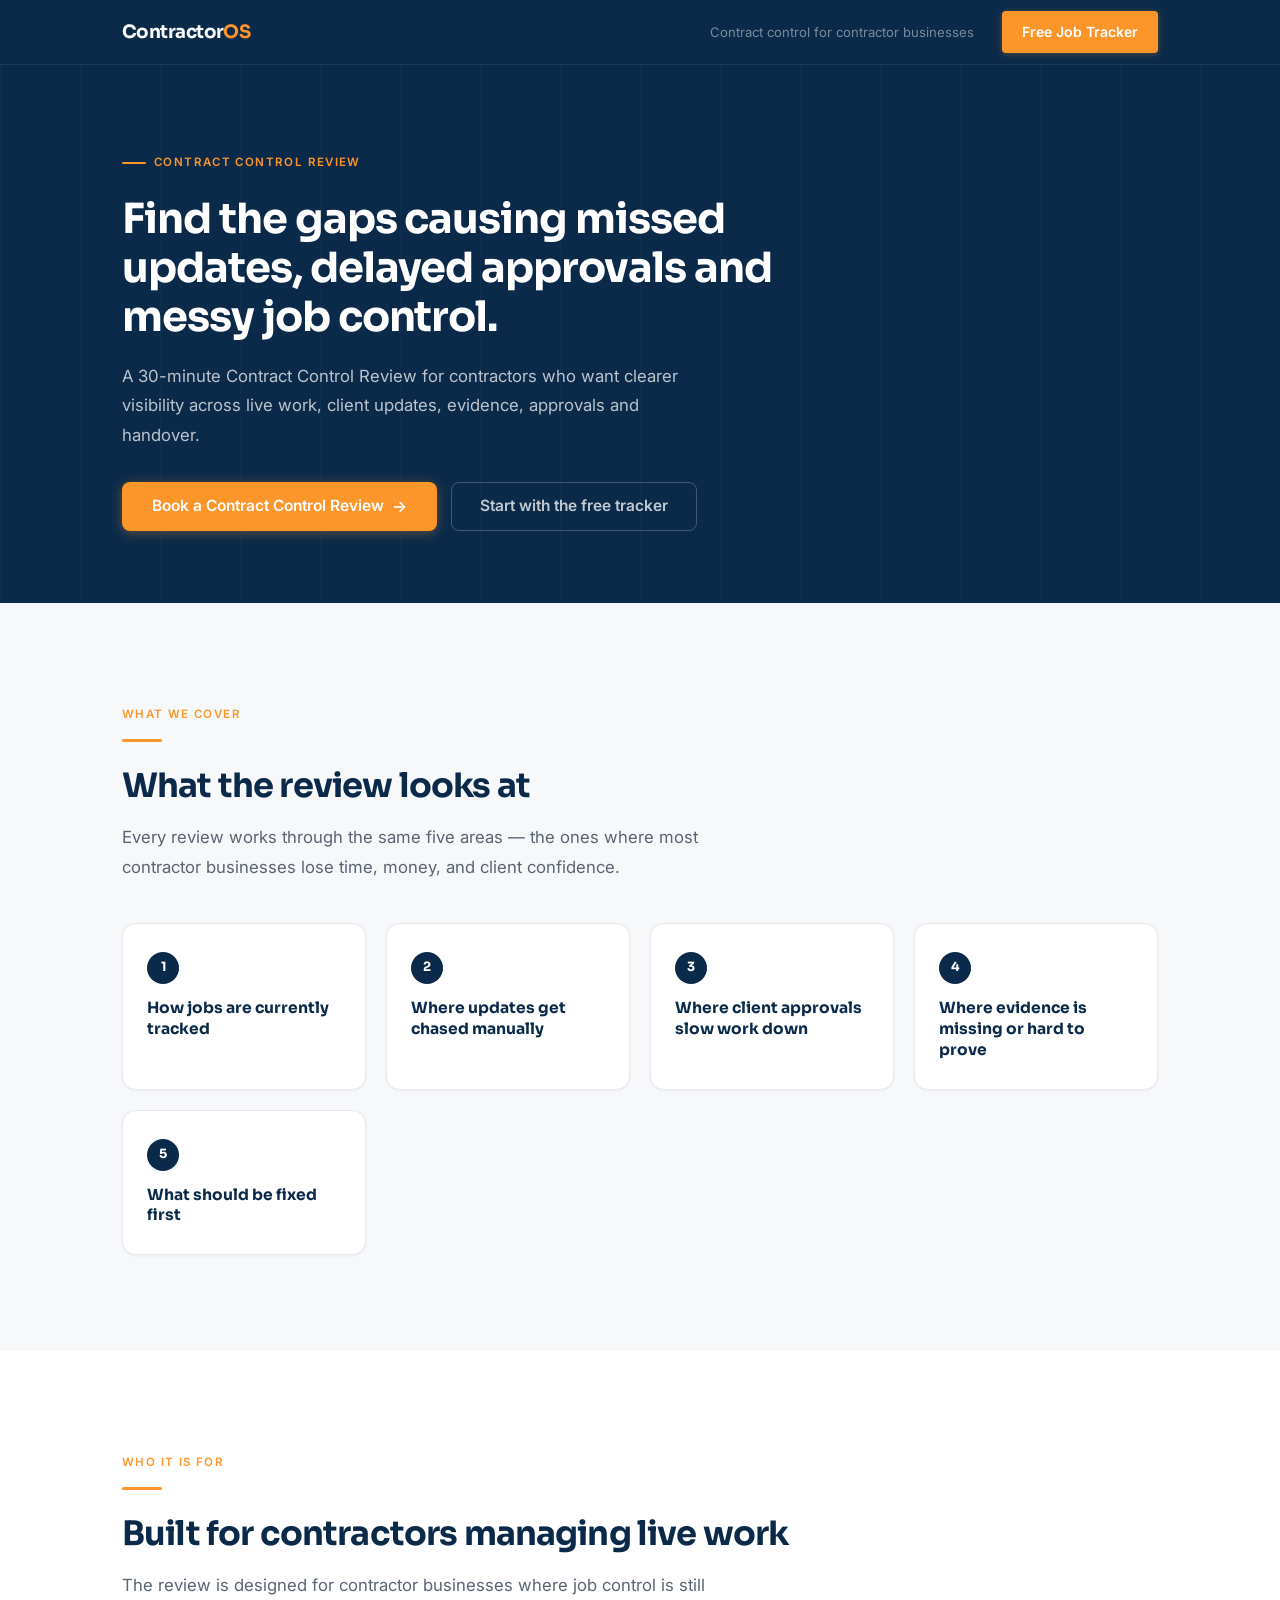
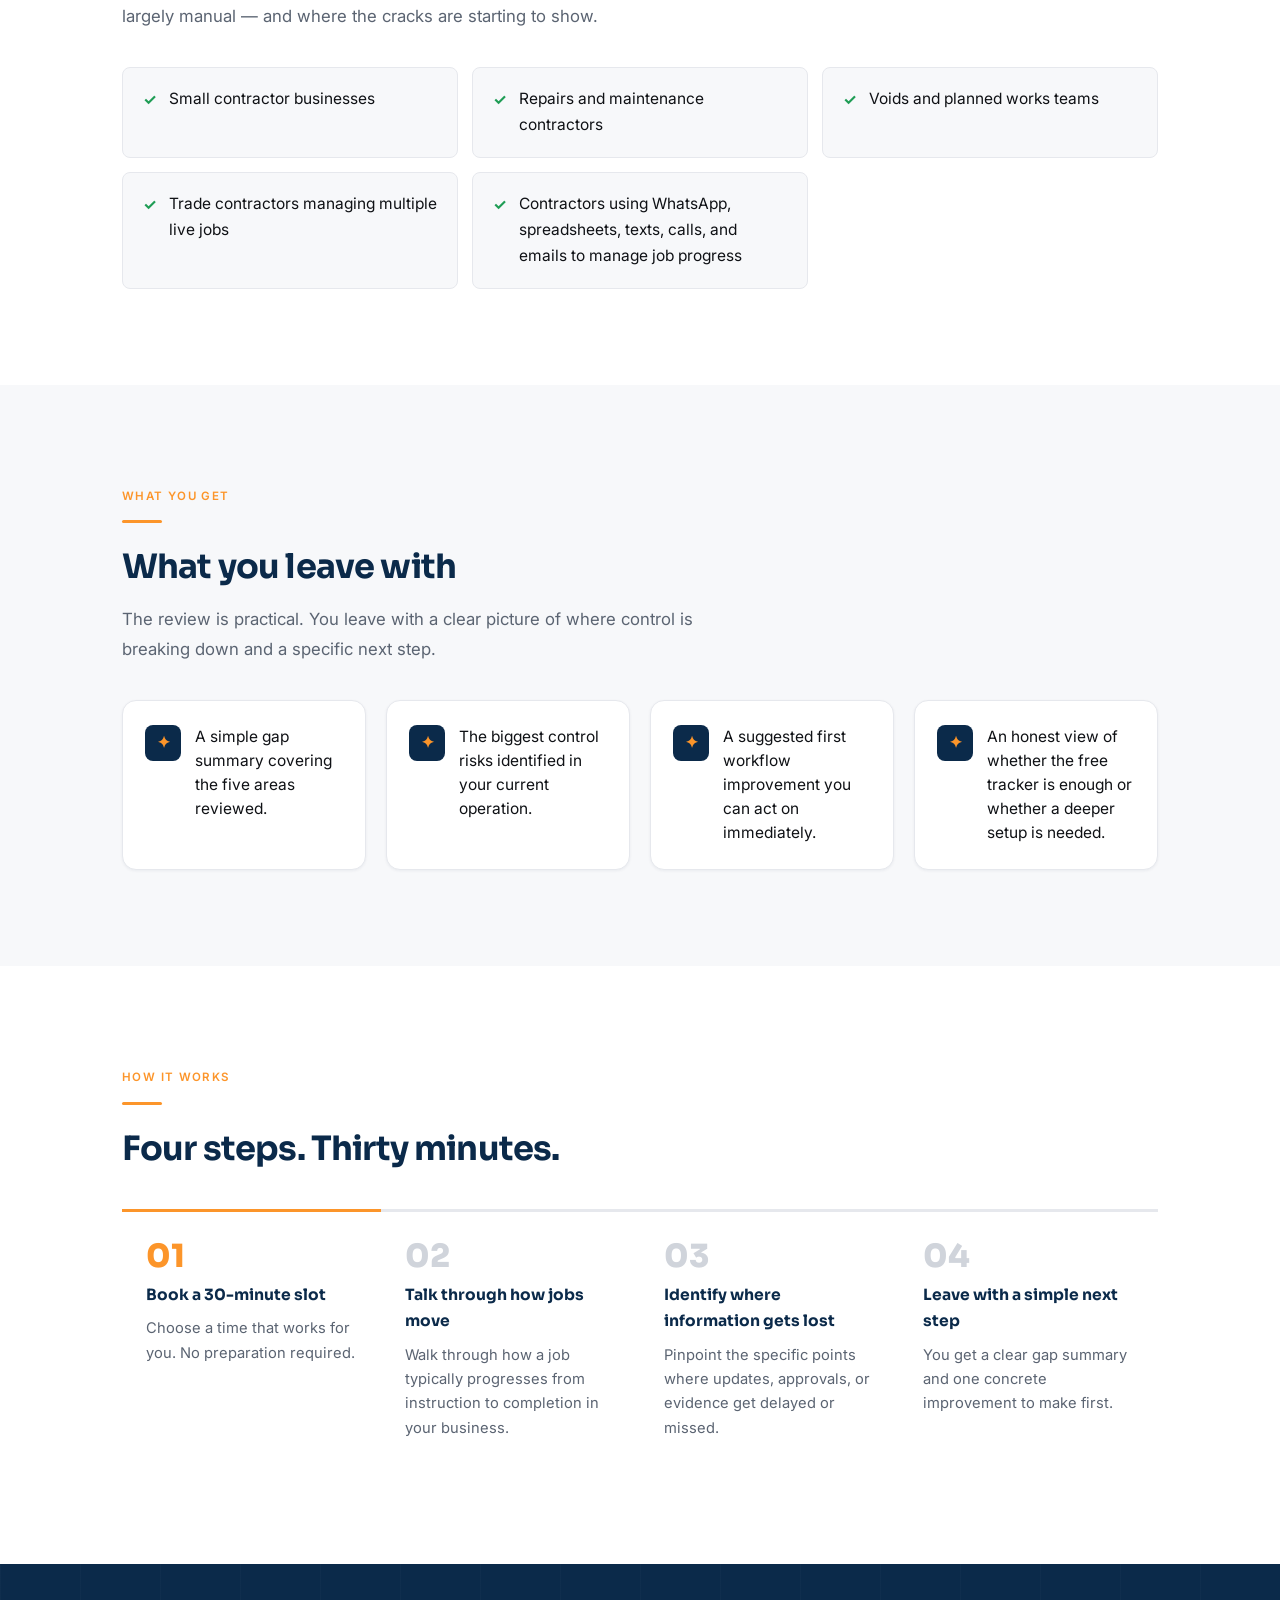
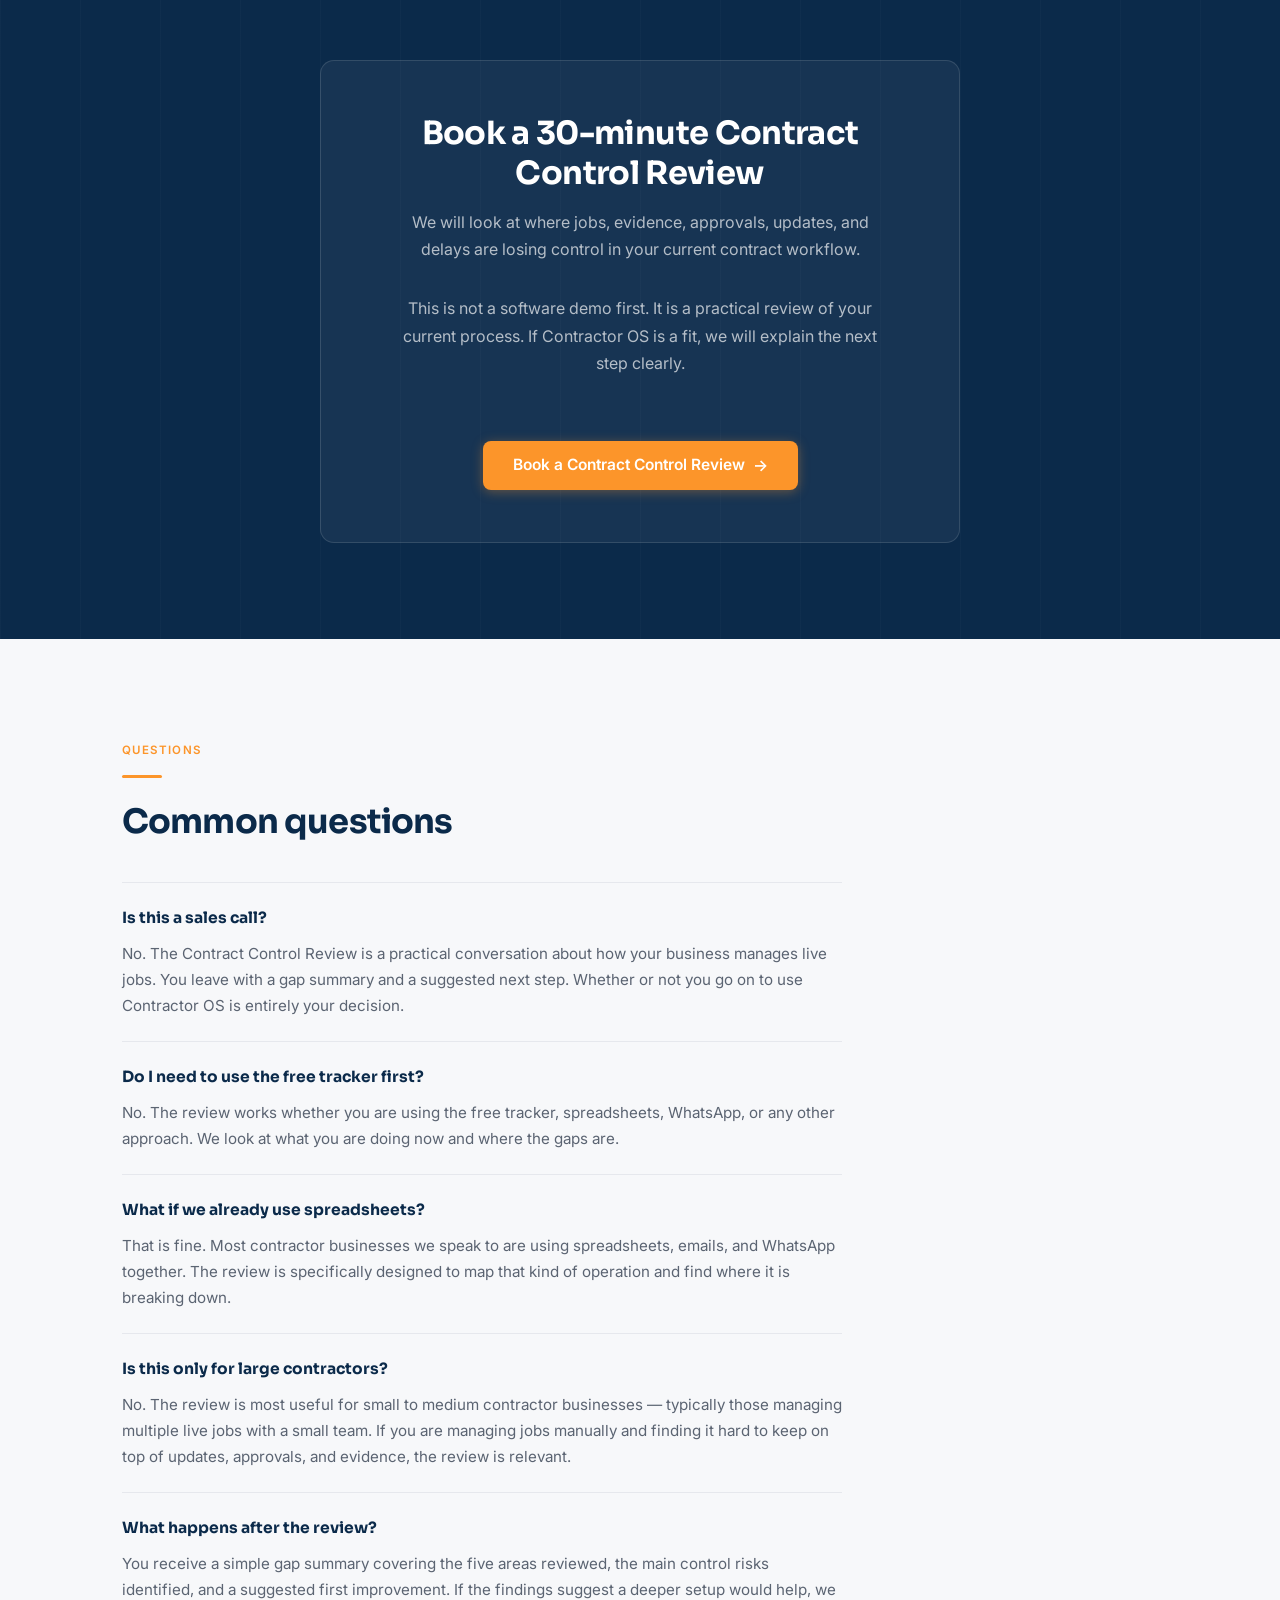
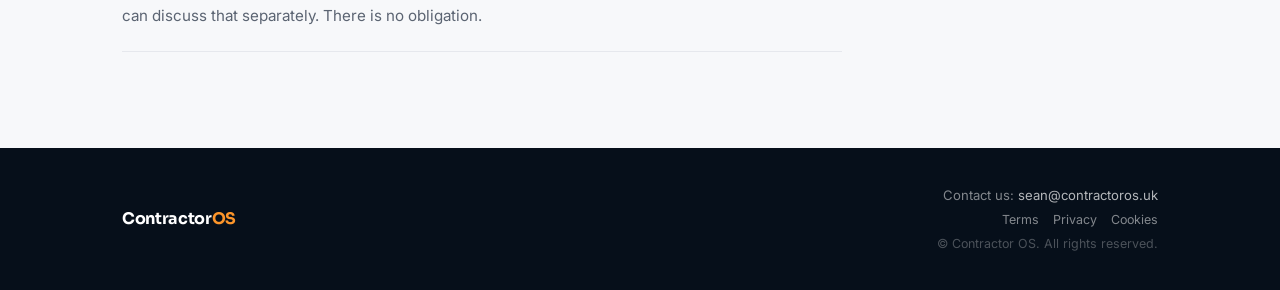
<file: contract-control-review.html>
<!DOCTYPE html>
<html lang="en-GB">
<head>
  <meta charset="UTF-8">
  <meta name="viewport" content="width=device-width, initial-scale=1.0">
  <title>Contract Control Review | Contractor OS</title>
  <meta name="description" content="A 30-minute Contract Control Review for contractors who want clearer visibility across live work, client updates, evidence, approvals and handover.">
  <link rel="icon" href="favicon.ico" sizes="any">
  <link rel="icon" type="image/png" href="favicon.png">
  <link rel="apple-touch-icon" href="apple-touch-icon.png">
  <link rel="preconnect" href="https://fonts.googleapis.com">
  <link rel="preconnect" href="https://fonts.gstatic.com" crossorigin>
  <link rel="stylesheet" href="styles.css">
  <style>
    /* ── CCR page-specific styles ─────────────────────────────── */

    /* Hero — navy background matching main site */
    .ccr-hero {
      background: var(--navy);
      padding: 80px 0 72px;
      position: relative;
      overflow: hidden;
    }

    .ccr-hero::before {
      content: '';
      position: absolute;
      inset: 0;
      background-image: repeating-linear-gradient(
        90deg,
        rgba(255,255,255,0.018) 0px,
        rgba(255,255,255,0.018) 1px,
        transparent 1px,
        transparent 80px
      );
      pointer-events: none;
    }

    .ccr-hero-inner {
      max-width: 720px;
      position: relative;
    }

    .ccr-hero h1 {
      font-family: var(--font-head);
      font-size: clamp(1.75rem, 3.6vw, 2.6rem);
      font-weight: 700;
      color: var(--white);
      line-height: 1.18;
      letter-spacing: -0.025em;
      margin-bottom: 20px;
    }

    .ccr-hero-sub {
      font-size: 1.05rem;
      color: rgba(255,255,255,0.72);
      line-height: 1.75;
      margin-bottom: 32px;
      max-width: 580px;
    }

    .ccr-hero-ctas {
      display: flex;
      flex-wrap: wrap;
      gap: 14px;
      align-items: center;
    }

    /* btn-secondary-light — white outline, for dark backgrounds */
    .btn-secondary-light {
      background: transparent;
      color: rgba(255,255,255,0.75);
      border: 1px solid rgba(255,255,255,0.22);
      padding: 14px 28px;
    }

    .btn-secondary-light:hover {
      background: rgba(255,255,255,0.06);
      color: var(--white);
      border-color: rgba(255,255,255,0.4);
    }

    /* ── What the review covers ───────────────────────────────── */
    .ccr-covers {
      background: var(--offwhite);
      padding: var(--section-gap) 0;
    }

    .ccr-covers-grid {
      display: grid;
      grid-template-columns: repeat(auto-fit, minmax(200px, 1fr));
      gap: 20px;
      margin-top: 40px;
    }

    .ccr-cover-card {
      background: var(--white);
      border: 1px solid var(--border);
      border-radius: var(--radius-lg);
      padding: 28px 24px;
      box-shadow: var(--shadow-xs);
    }

    .ccr-cover-num {
      display: inline-flex;
      align-items: center;
      justify-content: center;
      width: 32px;
      height: 32px;
      background: var(--navy);
      color: var(--white);
      font-family: var(--font-head);
      font-size: 0.8rem;
      font-weight: 700;
      border-radius: 50%;
      margin-bottom: 14px;
    }

    .ccr-cover-card h3 {
      font-family: var(--font-head);
      font-size: 0.97rem;
      font-weight: 700;
      color: var(--navy);
      line-height: 1.35;
    }

    /* ── Who it is for ────────────────────────────────────────── */
    .ccr-who {
      background: var(--white);
      padding: var(--section-gap) 0;
    }

    .ccr-who-list {
      list-style: none;
      margin-top: 36px;
      display: grid;
      grid-template-columns: repeat(auto-fit, minmax(280px, 1fr));
      gap: 14px;
    }

    .ccr-who-list li {
      display: flex;
      align-items: flex-start;
      gap: 12px;
      padding: 18px 20px;
      border: 1px solid var(--border);
      border-radius: var(--radius);
      font-size: 0.97rem;
      color: var(--text);
      background: var(--offwhite);
    }

    .ccr-who-list li::before {
      content: '✓';
      color: var(--green);
      font-weight: 700;
      flex-shrink: 0;
      margin-top: 1px;
    }

    /* ── What you get ─────────────────────────────────────────── */
    .ccr-outcomes {
      background: var(--offwhite);
      padding: var(--section-gap) 0;
    }

    .ccr-outcomes-list {
      list-style: none;
      margin-top: 36px;
      display: grid;
      grid-template-columns: repeat(auto-fit, minmax(240px, 1fr));
      gap: 20px;
    }

    .ccr-outcome-item {
      background: var(--white);
      border: 1px solid var(--border);
      border-radius: var(--radius-lg);
      padding: 24px 22px;
      box-shadow: var(--shadow-xs);
      display: flex;
      gap: 14px;
      align-items: flex-start;
    }

    .ccr-outcome-icon {
      width: 36px;
      height: 36px;
      border-radius: var(--radius);
      background: var(--navy);
      display: flex;
      align-items: center;
      justify-content: center;
      flex-shrink: 0;
      color: var(--orange);
      font-size: 1rem;
      font-weight: 700;
    }

    .ccr-outcome-item p {
      font-size: 0.97rem;
      color: var(--text);
      line-height: 1.55;
    }

    /* ── How it works ─────────────────────────────────────────── */
    .ccr-how {
      background: var(--white);
      padding: var(--section-gap) 0;
    }

    .ccr-steps {
      margin-top: 40px;
      display: grid;
      grid-template-columns: repeat(auto-fit, minmax(220px, 1fr));
      gap: 0;
      position: relative;
    }

    .ccr-step {
      padding: 28px 24px;
      border-top: 3px solid var(--border);
      position: relative;
    }

    .ccr-step:first-child { border-top-color: var(--orange); }

    .ccr-step-num {
      font-family: var(--font-head);
      font-size: 2rem;
      font-weight: 800;
      color: var(--border-dk);
      line-height: 1;
      margin-bottom: 10px;
    }

    .ccr-step:first-child .ccr-step-num { color: var(--orange); }

    .ccr-step h3 {
      font-family: var(--font-head);
      font-size: 0.97rem;
      font-weight: 700;
      color: var(--navy);
      margin-bottom: 8px;
    }

    .ccr-step p {
      font-size: 0.92rem;
      color: var(--muted);
      line-height: 1.65;
    }

    /* ── Booking card ─────────────────────────────────────────── */
    .ccr-booking {
      background: var(--navy);
      padding: var(--section-gap) 0;
      position: relative;
      overflow: hidden;
    }

    .ccr-booking::before {
      content: '';
      position: absolute;
      inset: 0;
      background-image: repeating-linear-gradient(
        90deg,
        rgba(255,255,255,0.018) 0px,
        rgba(255,255,255,0.018) 1px,
        transparent 1px,
        transparent 80px
      );
      pointer-events: none;
    }

    .ccr-booking-card {
      background: rgba(255,255,255,0.05);
      border: 1px solid rgba(255,255,255,0.12);
      border-radius: var(--radius-lg);
      padding: 52px 48px;
      max-width: 640px;
      margin: 0 auto;
      text-align: center;
      position: relative;
    }

    .ccr-booking-card h2 {
      font-family: var(--font-head);
      font-size: clamp(1.4rem, 2.8vw, 2rem);
      font-weight: 700;
      color: var(--white);
      margin-bottom: 16px;
      line-height: 1.25;
      letter-spacing: -0.02em;
    }

    .ccr-booking-card p {
      color: rgba(255,255,255,0.68);
      font-size: 1rem;
      line-height: 1.7;
      margin-bottom: 32px;
      max-width: 480px;
      margin-left: auto;
      margin-right: auto;
    }

    /* ── FAQ ──────────────────────────────────────────────────── */
    .ccr-faq {
      background: var(--offwhite);
      padding: var(--section-gap) 0;
    }

    .ccr-faq-list {
      margin-top: 40px;
      max-width: 720px;
      display: flex;
      flex-direction: column;
      gap: 0;
      border-top: 1px solid var(--border);
    }

    .ccr-faq-item {
      border-bottom: 1px solid var(--border);
      padding: 22px 0;
    }

    .ccr-faq-item h3 {
      font-family: var(--font-head);
      font-size: 0.97rem;
      font-weight: 700;
      color: var(--navy);
      margin-bottom: 10px;
    }

    .ccr-faq-item p {
      font-size: 0.95rem;
      color: var(--muted);
      line-height: 1.7;
    }

    /* ── Responsive ───────────────────────────────────────────── */
    @media (max-width: 640px) {
      .ccr-booking-card {
        padding: 36px 24px;
      }

      .ccr-hero-ctas {
        flex-direction: column;
        align-items: flex-start;
      }

      .ccr-hero-ctas .btn {
        width: 100%;
        justify-content: center;
      }
    }
  </style>
</head>
<body>

  <!-- ── Header ──────────────────────────────────────────────────────────── -->
  <header class="site-header" role="banner">
    <div class="container">
      <nav class="nav-inner" aria-label="Primary navigation">
        <a href="index.html" class="nav-logo" aria-label="Contractor OS home">
          Contractor<span>OS</span>
        </a>
        <div class="nav-right">
          <span class="nav-tagline">Contract control for contractor businesses</span>
          <a href="https://tracker.contractoros.uk/signup"
             class="nav-cta" aria-label="Get your free job tracker">
            Free Job Tracker
          </a>
        </div>
        <button class="nav-toggle" id="nav-toggle"
                aria-expanded="false" aria-controls="nav-mobile-cta"
                aria-label="Open navigation">
          <span></span><span></span><span></span>
        </button>
      </nav>
    </div>
    <div class="nav-mobile-cta" id="nav-mobile-cta" aria-hidden="true">
      <a href="https://tracker.contractoros.uk/signup"
         class="btn btn-primary" aria-label="Get your free job tracker">
        Get Your Free Job Tracker
      </a>
    </div>
  </header>


  <!-- ── Hero ────────────────────────────────────────────────────────────── -->
  <section class="ccr-hero" aria-labelledby="ccr-hero-heading">
    <div class="container">
      <div class="ccr-hero-inner">
        <span class="hero-eyebrow">Contract Control Review</span>
        <h1 id="ccr-hero-heading">
          Find the gaps causing missed updates, delayed approvals and messy job control.
        </h1>
        <p class="ccr-hero-sub">
          A 30-minute Contract Control Review for contractors who want clearer visibility across live work, client updates, evidence, approvals and handover.
        </p>
        <div class="ccr-hero-ctas">
          <a href="https://calendly.com/sean-contractoros/30min"
             target="_blank" rel="noopener noreferrer"
             class="btn btn-primary btn-arrow" aria-label="Book a Contract Control Review">
            Book a Contract Control Review
          </a>
          <a href="https://tracker.contractoros.uk/signup"
             class="btn btn-secondary-light" aria-label="Start with the free tracker">
            Start with the free tracker
          </a>
        </div>
      </div>
    </div>
  </section>


  <!-- ── What the review covers ──────────────────────────────────────────── -->
  <section class="ccr-covers" aria-labelledby="ccr-covers-heading">
    <div class="container">
      <p class="section-label">What We Cover</p>
      <div class="section-divider" aria-hidden="true"></div>
      <h2 class="section-title" id="ccr-covers-heading">What the review looks at</h2>
      <p class="section-body">
        Every review works through the same five areas — the ones where most contractor businesses lose time, money, and client confidence.
      </p>
      <div class="ccr-covers-grid">
        <div class="ccr-cover-card">
          <div class="ccr-cover-num">1</div>
          <h3>How jobs are currently tracked</h3>
        </div>
        <div class="ccr-cover-card">
          <div class="ccr-cover-num">2</div>
          <h3>Where updates get chased manually</h3>
        </div>
        <div class="ccr-cover-card">
          <div class="ccr-cover-num">3</div>
          <h3>Where client approvals slow work down</h3>
        </div>
        <div class="ccr-cover-card">
          <div class="ccr-cover-num">4</div>
          <h3>Where evidence is missing or hard to prove</h3>
        </div>
        <div class="ccr-cover-card">
          <div class="ccr-cover-num">5</div>
          <h3>What should be fixed first</h3>
        </div>
      </div>
    </div>
  </section>


  <!-- ── Who it is for ───────────────────────────────────────────────────── -->
  <section class="ccr-who" aria-labelledby="ccr-who-heading">
    <div class="container">
      <p class="section-label">Who It Is For</p>
      <div class="section-divider" aria-hidden="true"></div>
      <h2 class="section-title" id="ccr-who-heading">Built for contractors managing live work</h2>
      <p class="section-body">
        The review is designed for contractor businesses where job control is still largely manual — and where the cracks are starting to show.
      </p>
      <ul class="ccr-who-list" aria-label="Who the Contract Control Review is for">
        <li>Small contractor businesses</li>
        <li>Repairs and maintenance contractors</li>
        <li>Voids and planned works teams</li>
        <li>Trade contractors managing multiple live jobs</li>
        <li>Contractors using WhatsApp, spreadsheets, texts, calls, and emails to manage job progress</li>
      </ul>
    </div>
  </section>


  <!-- ── What you get ────────────────────────────────────────────────────── -->
  <section class="ccr-outcomes" aria-labelledby="ccr-outcomes-heading">
    <div class="container">
      <p class="section-label">What You Get</p>
      <div class="section-divider" aria-hidden="true"></div>
      <h2 class="section-title" id="ccr-outcomes-heading">What you leave with</h2>
      <p class="section-body">
        The review is practical. You leave with a clear picture of where control is breaking down and a specific next step.
      </p>
      <ul class="ccr-outcomes-list" aria-label="What you receive after the review">
        <li class="ccr-outcome-item">
          <div class="ccr-outcome-icon" aria-hidden="true">✦</div>
          <p>A simple gap summary covering the five areas reviewed.</p>
        </li>
        <li class="ccr-outcome-item">
          <div class="ccr-outcome-icon" aria-hidden="true">✦</div>
          <p>The biggest control risks identified in your current operation.</p>
        </li>
        <li class="ccr-outcome-item">
          <div class="ccr-outcome-icon" aria-hidden="true">✦</div>
          <p>A suggested first workflow improvement you can act on immediately.</p>
        </li>
        <li class="ccr-outcome-item">
          <div class="ccr-outcome-icon" aria-hidden="true">✦</div>
          <p>An honest view of whether the free tracker is enough or whether a deeper setup is needed.</p>
        </li>
      </ul>
    </div>
  </section>


  <!-- ── How it works ────────────────────────────────────────────────────── -->
  <section class="ccr-how" aria-labelledby="ccr-how-heading">
    <div class="container">
      <p class="section-label">How It Works</p>
      <div class="section-divider" aria-hidden="true"></div>
      <h2 class="section-title" id="ccr-how-heading">Four steps. Thirty minutes.</h2>
      <div class="ccr-steps" role="list">
        <div class="ccr-step" role="listitem">
          <div class="ccr-step-num">01</div>
          <h3>Book a 30-minute slot</h3>
          <p>Choose a time that works for you. No preparation required.</p>
        </div>
        <div class="ccr-step" role="listitem">
          <div class="ccr-step-num">02</div>
          <h3>Talk through how jobs move</h3>
          <p>Walk through how a job typically progresses from instruction to completion in your business.</p>
        </div>
        <div class="ccr-step" role="listitem">
          <div class="ccr-step-num">03</div>
          <h3>Identify where information gets lost</h3>
          <p>Pinpoint the specific points where updates, approvals, or evidence get delayed or missed.</p>
        </div>
        <div class="ccr-step" role="listitem">
          <div class="ccr-step-num">04</div>
          <h3>Leave with a simple next step</h3>
          <p>You get a clear gap summary and one concrete improvement to make first.</p>
        </div>
      </div>
    </div>
  </section>


  <!-- ── Booking area ────────────────────────────────────────────────────── -->
  <section class="ccr-booking" id="booking" aria-labelledby="ccr-booking-heading">
    <div class="container">
      <div class="ccr-booking-card">
        <h2 id="ccr-booking-heading">Book a 30-minute Contract Control Review</h2>
        <p>We will look at where jobs, evidence, approvals, updates, and delays are losing control in your current contract workflow.</p>
        <p style="margin-top: 14px;">This is not a software demo first. It is a practical review of your current process. If Contractor OS is a fit, we will explain the next step clearly.</p>
        <a href="https://calendly.com/sean-contractoros/30min"
           target="_blank" rel="noopener noreferrer"
           class="btn btn-primary btn-arrow" aria-label="Book a Contract Control Review"
           style="margin-top: 32px;">
          Book a Contract Control Review
        </a>
      </div>
    </div>
  </section>


  <!-- ── FAQ ─────────────────────────────────────────────────────────────── -->
  <section class="ccr-faq" aria-labelledby="ccr-faq-heading">
    <div class="container">
      <p class="section-label">Questions</p>
      <div class="section-divider" aria-hidden="true"></div>
      <h2 class="section-title" id="ccr-faq-heading">Common questions</h2>
      <div class="ccr-faq-list">
        <div class="ccr-faq-item">
          <h3>Is this a sales call?</h3>
          <p>No. The Contract Control Review is a practical conversation about how your business manages live jobs. You leave with a gap summary and a suggested next step. Whether or not you go on to use Contractor OS is entirely your decision.</p>
        </div>
        <div class="ccr-faq-item">
          <h3>Do I need to use the free tracker first?</h3>
          <p>No. The review works whether you are using the free tracker, spreadsheets, WhatsApp, or any other approach. We look at what you are doing now and where the gaps are.</p>
        </div>
        <div class="ccr-faq-item">
          <h3>What if we already use spreadsheets?</h3>
          <p>That is fine. Most contractor businesses we speak to are using spreadsheets, emails, and WhatsApp together. The review is specifically designed to map that kind of operation and find where it is breaking down.</p>
        </div>
        <div class="ccr-faq-item">
          <h3>Is this only for large contractors?</h3>
          <p>No. The review is most useful for small to medium contractor businesses — typically those managing multiple live jobs with a small team. If you are managing jobs manually and finding it hard to keep on top of updates, approvals, and evidence, the review is relevant.</p>
        </div>
        <div class="ccr-faq-item">
          <h3>What happens after the review?</h3>
          <p>You receive a simple gap summary covering the five areas reviewed, the main control risks identified, and a suggested first improvement. If the findings suggest a deeper setup would help, we can discuss that separately. There is no obligation.</p>
        </div>
      </div>
    </div>
  </section>


  <!-- ── Footer ────────────────────────────────────────────────────────────── -->
  <footer class="site-footer" role="contentinfo">
    <div class="container">
      <div class="footer-inner">
        <a href="index.html" class="footer-logo">Contractor<span>OS</span></a>
        <div class="footer-meta">
          <p class="footer-contact">Contact us: <a href="mailto:sean@contractoros.uk">sean@contractoros.uk</a></p>
          <nav class="footer-legal" aria-label="Legal links">
            <a href="terms.html">Terms</a>
            <a href="privacy.html">Privacy</a>
            <a href="cookies.html">Cookies</a>
          </nav>
          <span class="footer-copy">&copy; Contractor OS. All rights reserved.</span>
        </div>
      </div>
    </div>
  </footer>

  <script src="script.js"></script>
</body>
</html>
</file>
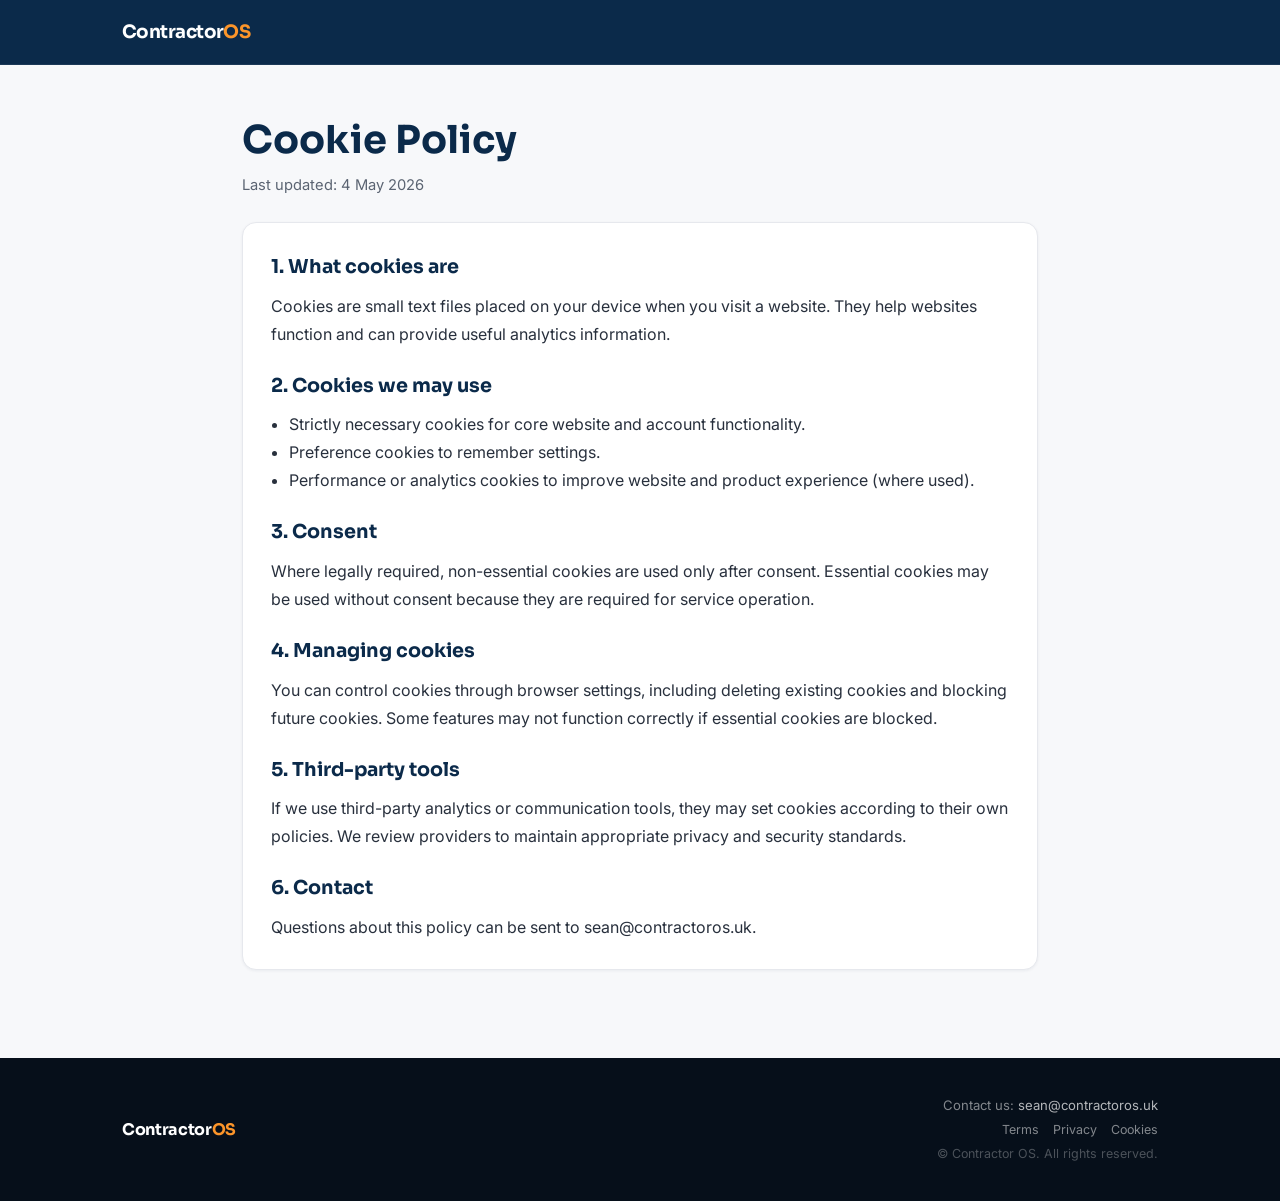
<file: cookies.html>
<!DOCTYPE html>
<html lang="en-GB">
<head>
  <meta charset="UTF-8">
  <meta name="viewport" content="width=device-width, initial-scale=1.0">
  <title>Cookie Policy | Contractor OS</title>
  <meta name="description" content="Cookie policy for Contractor OS website and free client visibility tracker.">
  <link rel="icon" href="favicon.ico" sizes="any">
  <link rel="icon" type="image/png" href="favicon.png">
  <link rel="apple-touch-icon" href="apple-touch-icon.png">
  <link rel="stylesheet" href="styles.css">
</head>
<body class="legal-page">

  <header class="site-header" role="banner">
    <div class="container">
      <nav class="nav-inner" aria-label="Primary navigation">
        <a href="index.html" class="nav-logo" aria-label="Contractor OS home">
          Contractor<span>OS</span>
        </a>
      </nav>
    </div>
  </header>

  <main class="legal-shell">
    <h1 class="legal-title">Cookie Policy</h1>
    <p class="legal-updated">Last updated: 4 May 2026</p>

    <section class="legal-card">
      <h2>1. What cookies are</h2>
      <p>Cookies are small text files placed on your device when you visit a website. They help websites function and can provide useful analytics information.</p>

      <h2>2. Cookies we may use</h2>
      <ul>
        <li>Strictly necessary cookies for core website and account functionality.</li>
        <li>Preference cookies to remember settings.</li>
        <li>Performance or analytics cookies to improve website and product experience (where used).</li>
      </ul>

      <h2>3. Consent</h2>
      <p>Where legally required, non-essential cookies are used only after consent. Essential cookies may be used without consent because they are required for service operation.</p>

      <h2>4. Managing cookies</h2>
      <p>You can control cookies through browser settings, including deleting existing cookies and blocking future cookies. Some features may not function correctly if essential cookies are blocked.</p>

      <h2>5. Third-party tools</h2>
      <p>If we use third-party analytics or communication tools, they may set cookies according to their own policies. We review providers to maintain appropriate privacy and security standards.</p>

      <h2>6. Contact</h2>
      <p>Questions about this policy can be sent to <a href="mailto:sean@contractoros.uk">sean@contractoros.uk</a>.</p>
    </section>
  </main>

  <footer class="site-footer" role="contentinfo">
    <div class="container">
      <div class="footer-inner">
        <a href="index.html" class="footer-logo">Contractor<span>OS</span></a>
        <div class="footer-meta">
          <p class="footer-contact">Contact us: <a href="mailto:sean@contractoros.uk">sean@contractoros.uk</a></p>
          <nav class="footer-legal" aria-label="Legal links">
            <a href="terms.html">Terms</a>
            <a href="privacy.html">Privacy</a>
            <a href="cookies.html">Cookies</a>
          </nav>
          <span class="footer-copy">&copy; Contractor OS. All rights reserved.</span>
        </div>
      </div>
    </div>
  </footer>

</body>
</html>
</file>
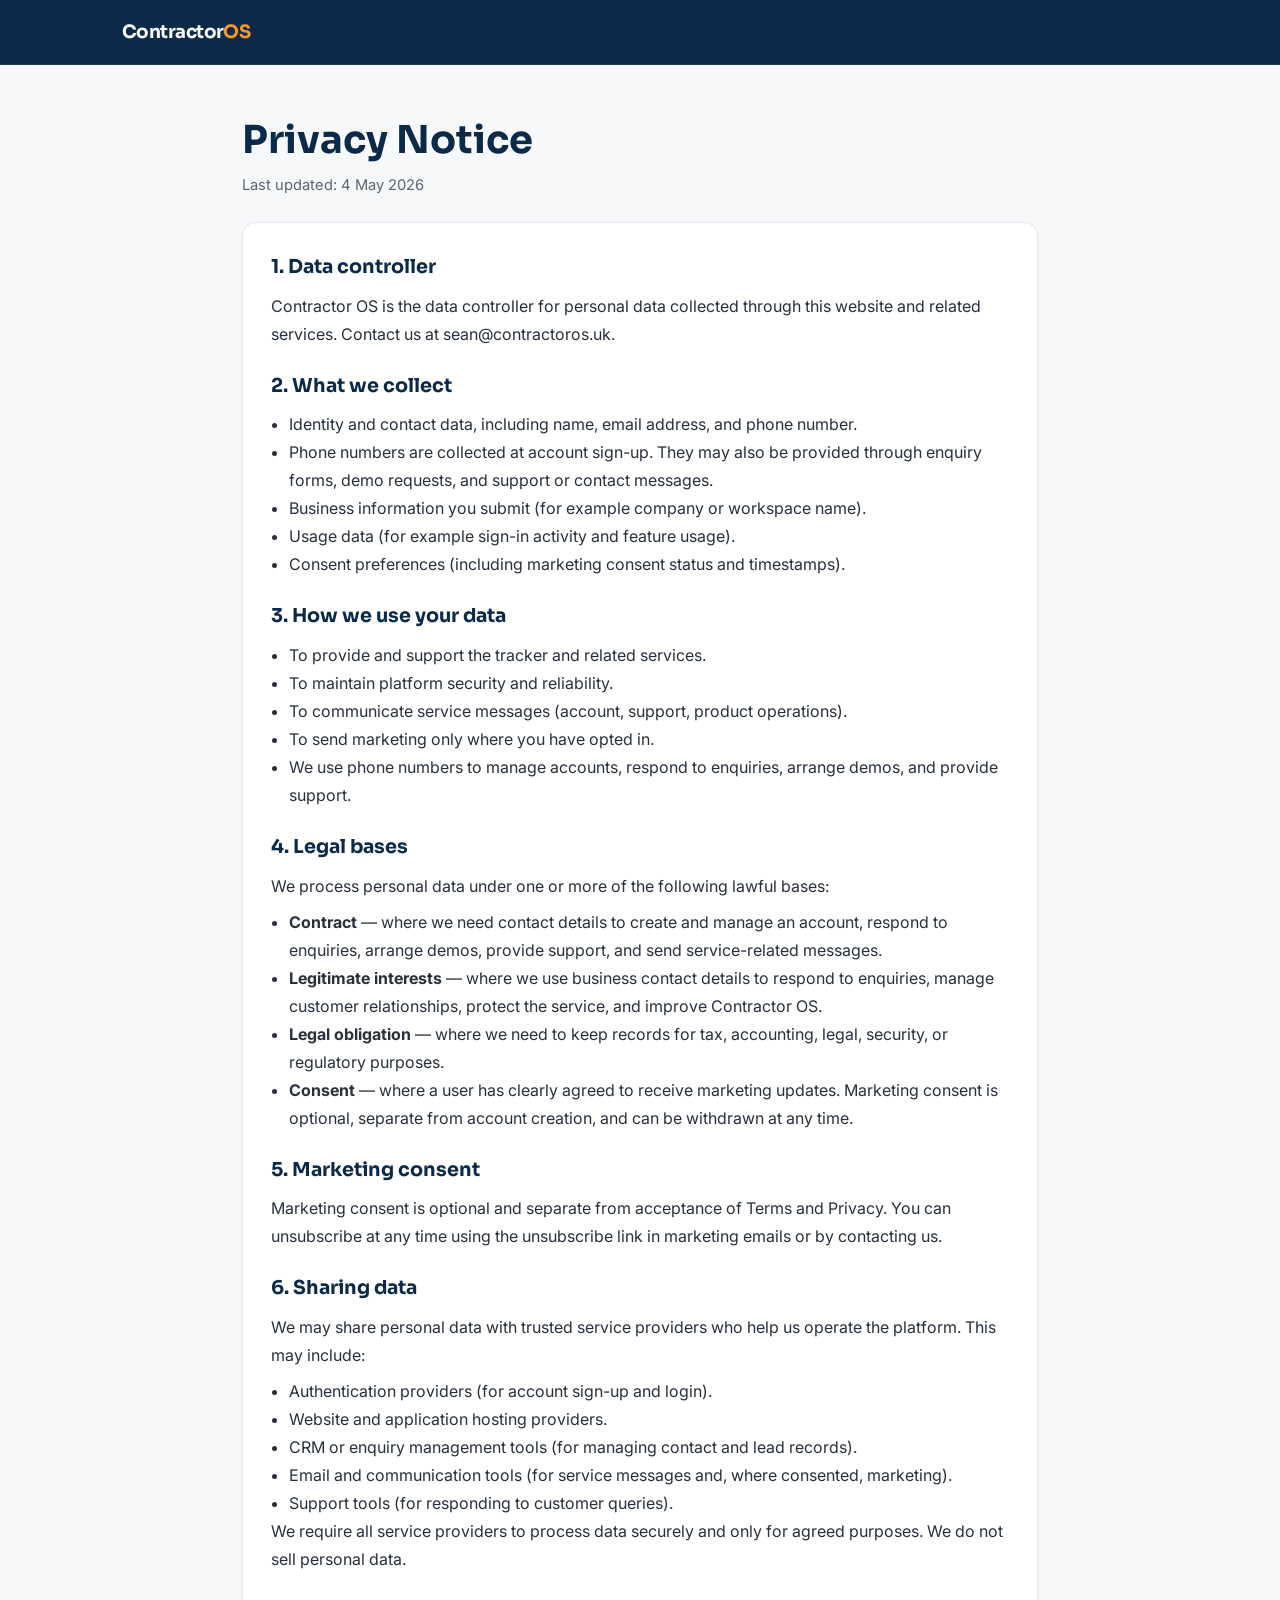
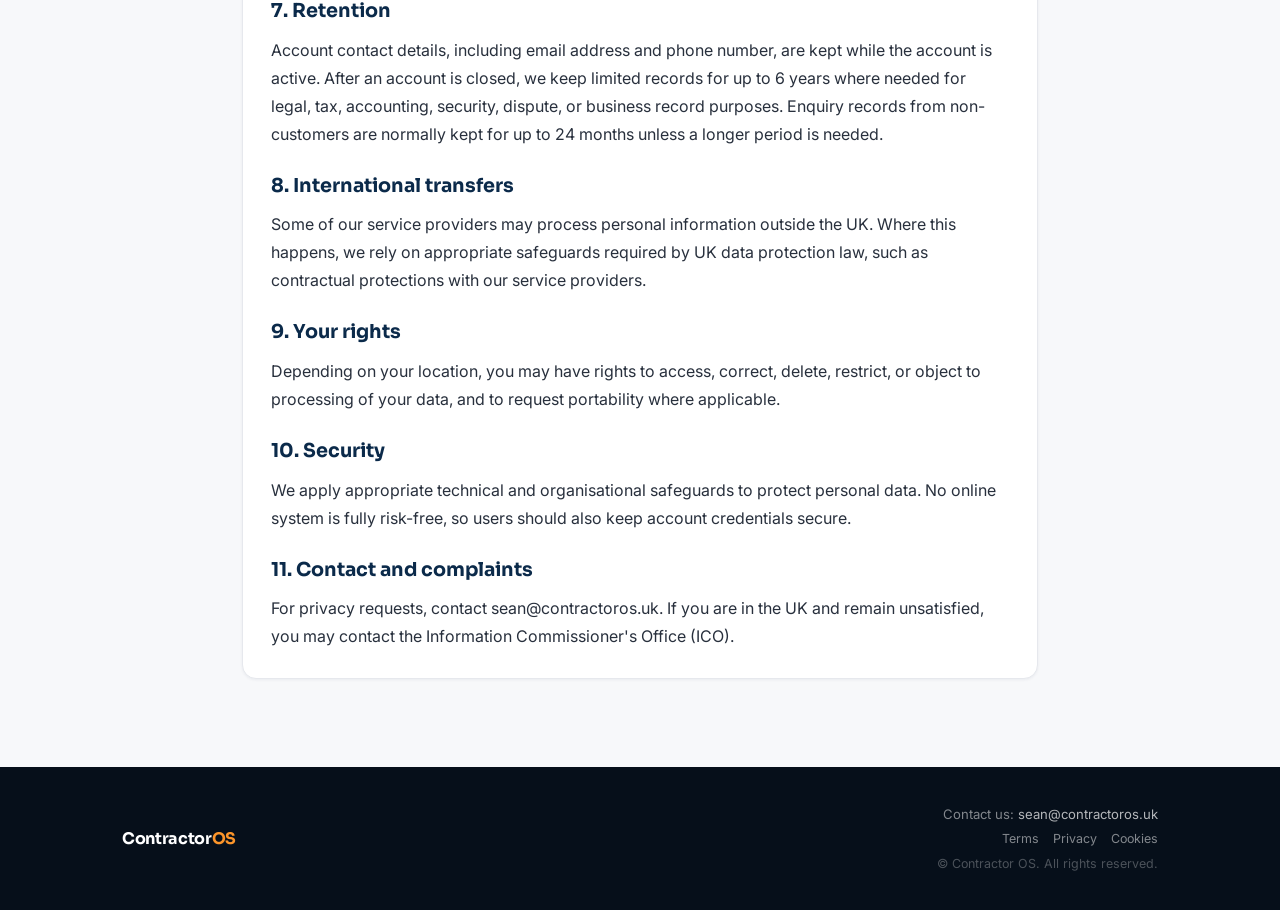
<file: privacy.html>
<!DOCTYPE html>
<html lang="en-GB">
<head>
  <meta charset="UTF-8">
  <meta name="viewport" content="width=device-width, initial-scale=1.0">
  <title>Privacy Notice | Contractor OS</title>
  <meta name="description" content="Privacy notice for Contractor OS website and free client visibility tracker.">
  <link rel="icon" href="favicon.ico" sizes="any">
  <link rel="icon" type="image/png" href="favicon.png">
  <link rel="apple-touch-icon" href="apple-touch-icon.png">
  <link rel="stylesheet" href="styles.css">
</head>
<body class="legal-page">

  <header class="site-header" role="banner">
    <div class="container">
      <nav class="nav-inner" aria-label="Primary navigation">
        <a href="index.html" class="nav-logo" aria-label="Contractor OS home">
          Contractor<span>OS</span>
        </a>
      </nav>
    </div>
  </header>

  <main class="legal-shell">
    <h1 class="legal-title">Privacy Notice</h1>
    <p class="legal-updated">Last updated: 4 May 2026</p>

    <section class="legal-card">
      <h2>1. Data controller</h2>
      <p>Contractor OS is the data controller for personal data collected through this website and related services. Contact us at <a href="mailto:sean@contractoros.uk">sean@contractoros.uk</a>.</p>

      <h2>2. What we collect</h2>
      <ul>
        <li>Identity and contact data, including name, email address, and phone number.</li>
        <li>Phone numbers are collected at account sign-up. They may also be provided through enquiry forms, demo requests, and support or contact messages.</li>
        <li>Business information you submit (for example company or workspace name).</li>
        <li>Usage data (for example sign-in activity and feature usage).</li>
        <li>Consent preferences (including marketing consent status and timestamps).</li>
      </ul>

      <h2>3. How we use your data</h2>
      <ul>
        <li>To provide and support the tracker and related services.</li>
        <li>To maintain platform security and reliability.</li>
        <li>To communicate service messages (account, support, product operations).</li>
        <li>To send marketing only where you have opted in.</li>
        <li>We use phone numbers to manage accounts, respond to enquiries, arrange demos, and provide support.</li>
      </ul>

      <h2>4. Legal bases</h2>
      <p>We process personal data under one or more of the following lawful bases:</p>
      <ul>
        <li><strong>Contract</strong> — where we need contact details to create and manage an account, respond to enquiries, arrange demos, provide support, and send service-related messages.</li>
        <li><strong>Legitimate interests</strong> — where we use business contact details to respond to enquiries, manage customer relationships, protect the service, and improve Contractor OS.</li>
        <li><strong>Legal obligation</strong> — where we need to keep records for tax, accounting, legal, security, or regulatory purposes.</li>
        <li><strong>Consent</strong> — where a user has clearly agreed to receive marketing updates. Marketing consent is optional, separate from account creation, and can be withdrawn at any time.</li>
      </ul>

      <h2>5. Marketing consent</h2>
      <p>Marketing consent is optional and separate from acceptance of Terms and Privacy. You can unsubscribe at any time using the unsubscribe link in marketing emails or by contacting us.</p>

      <h2>6. Sharing data</h2>
      <p>We may share personal data with trusted service providers who help us operate the platform. This may include:</p>
      <ul>
        <li>Authentication providers (for account sign-up and login).</li>
        <li>Website and application hosting providers.</li>
        <li>CRM or enquiry management tools (for managing contact and lead records).</li>
        <li>Email and communication tools (for service messages and, where consented, marketing).</li>
        <li>Support tools (for responding to customer queries).</li>
      </ul>
      <p>We require all service providers to process data securely and only for agreed purposes. We do not sell personal data.</p>

      <h2>7. Retention</h2>
      <p>Account contact details, including email address and phone number, are kept while the account is active. After an account is closed, we keep limited records for up to 6 years where needed for legal, tax, accounting, security, dispute, or business record purposes. Enquiry records from non-customers are normally kept for up to 24 months unless a longer period is needed.</p>

      <h2>8. International transfers</h2>
      <p>Some of our service providers may process personal information outside the UK. Where this happens, we rely on appropriate safeguards required by UK data protection law, such as contractual protections with our service providers.</p>

      <h2>9. Your rights</h2>
      <p>Depending on your location, you may have rights to access, correct, delete, restrict, or object to processing of your data, and to request portability where applicable.</p>

      <h2>10. Security</h2>
      <p>We apply appropriate technical and organisational safeguards to protect personal data. No online system is fully risk-free, so users should also keep account credentials secure.</p>

      <h2>11. Contact and complaints</h2>
      <p>For privacy requests, contact <a href="mailto:sean@contractoros.uk">sean@contractoros.uk</a>. If you are in the UK and remain unsatisfied, you may contact the Information Commissioner's Office (ICO).</p>
    </section>
  </main>

  <footer class="site-footer" role="contentinfo">
    <div class="container">
      <div class="footer-inner">
        <a href="index.html" class="footer-logo">Contractor<span>OS</span></a>
        <div class="footer-meta">
          <p class="footer-contact">Contact us: <a href="mailto:sean@contractoros.uk">sean@contractoros.uk</a></p>
          <nav class="footer-legal" aria-label="Legal links">
            <a href="terms.html">Terms</a>
            <a href="privacy.html">Privacy</a>
            <a href="cookies.html">Cookies</a>
          </nav>
          <span class="footer-copy">&copy; Contractor OS. All rights reserved.</span>
        </div>
      </div>
    </div>
  </footer>

</body>
</html>
</file>
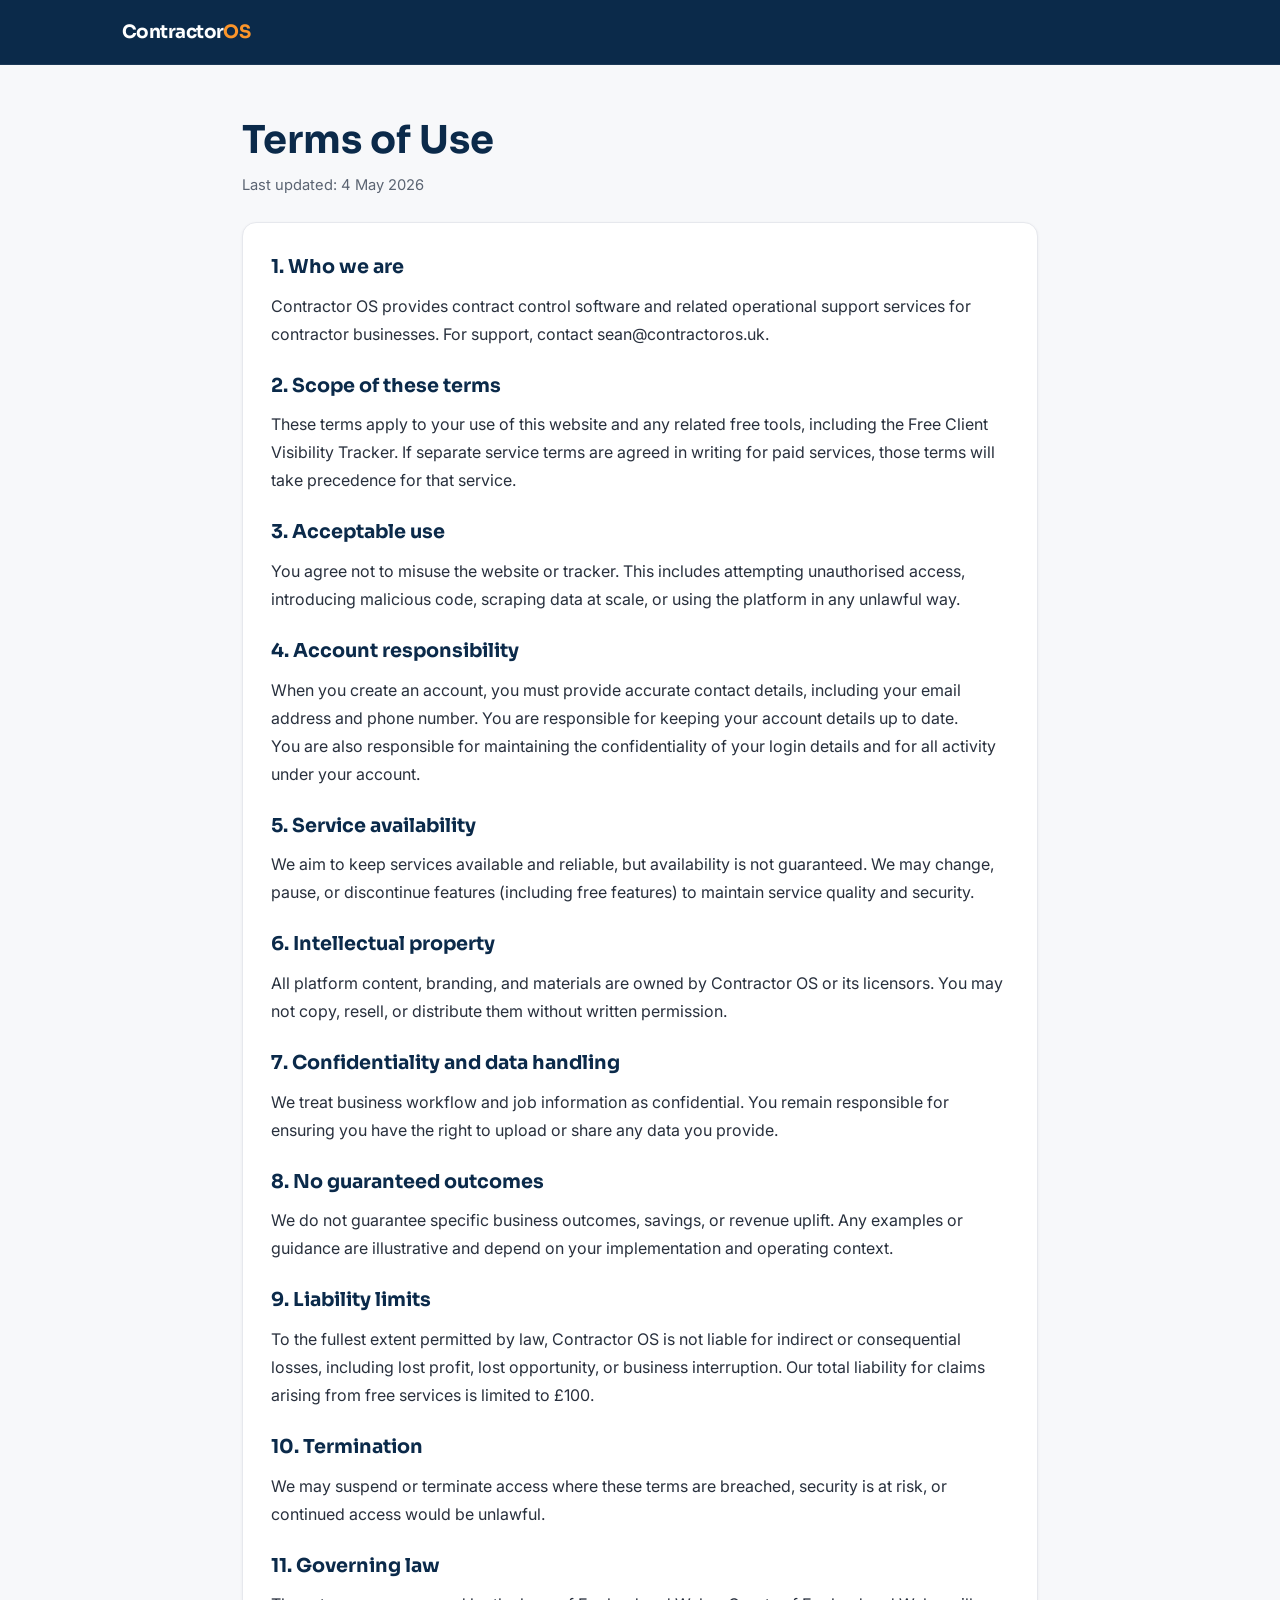
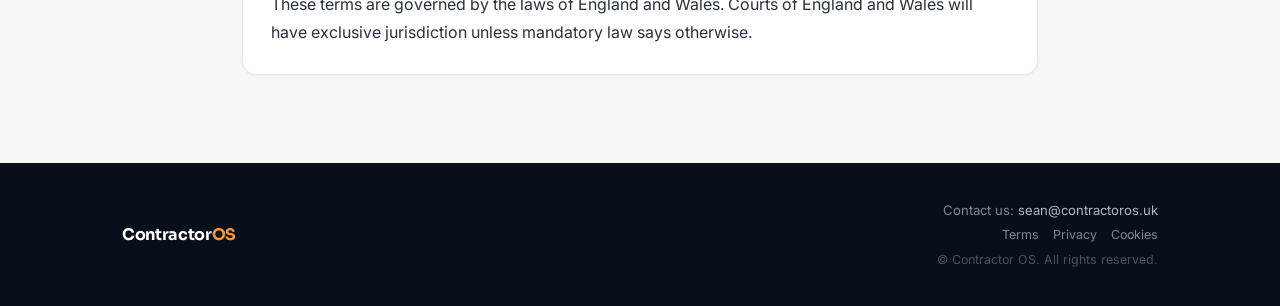
<file: terms.html>
<!DOCTYPE html>
<html lang="en-GB">
<head>
  <meta charset="UTF-8">
  <meta name="viewport" content="width=device-width, initial-scale=1.0">
  <title>Terms of Use | Contractor OS</title>
  <meta name="description" content="Terms of use for Contractor OS website and free client visibility tracker.">
  <link rel="icon" href="favicon.ico" sizes="any">
  <link rel="icon" type="image/png" href="favicon.png">
  <link rel="apple-touch-icon" href="apple-touch-icon.png">
  <link rel="stylesheet" href="styles.css">
</head>
<body class="legal-page">

  <header class="site-header" role="banner">
    <div class="container">
      <nav class="nav-inner" aria-label="Primary navigation">
        <a href="index.html" class="nav-logo" aria-label="Contractor OS home">
          Contractor<span>OS</span>
        </a>
      </nav>
    </div>
  </header>

  <main class="legal-shell">
    <h1 class="legal-title">Terms of Use</h1>
    <p class="legal-updated">Last updated: 4 May 2026</p>

    <section class="legal-card">
      <h2>1. Who we are</h2>
      <p>Contractor OS provides contract control software and related operational support services for contractor businesses. For support, contact <a href="mailto:sean@contractoros.uk">sean@contractoros.uk</a>.</p>

      <h2>2. Scope of these terms</h2>
      <p>These terms apply to your use of this website and any related free tools, including the Free Client Visibility Tracker. If separate service terms are agreed in writing for paid services, those terms will take precedence for that service.</p>

      <h2>3. Acceptable use</h2>
      <p>You agree not to misuse the website or tracker. This includes attempting unauthorised access, introducing malicious code, scraping data at scale, or using the platform in any unlawful way.</p>

      <h2>4. Account responsibility</h2>
      <p>When you create an account, you must provide accurate contact details, including your email address and phone number. You are responsible for keeping your account details up to date.</p>
      <p>You are also responsible for maintaining the confidentiality of your login details and for all activity under your account.</p>

      <h2>5. Service availability</h2>
      <p>We aim to keep services available and reliable, but availability is not guaranteed. We may change, pause, or discontinue features (including free features) to maintain service quality and security.</p>

      <h2>6. Intellectual property</h2>
      <p>All platform content, branding, and materials are owned by Contractor OS or its licensors. You may not copy, resell, or distribute them without written permission.</p>

      <h2>7. Confidentiality and data handling</h2>
      <p>We treat business workflow and job information as confidential. You remain responsible for ensuring you have the right to upload or share any data you provide.</p>

      <h2>8. No guaranteed outcomes</h2>
      <p>We do not guarantee specific business outcomes, savings, or revenue uplift. Any examples or guidance are illustrative and depend on your implementation and operating context.</p>

      <h2>9. Liability limits</h2>
      <p>To the fullest extent permitted by law, Contractor OS is not liable for indirect or consequential losses, including lost profit, lost opportunity, or business interruption. Our total liability for claims arising from free services is limited to £100.</p>

      <h2>10. Termination</h2>
      <p>We may suspend or terminate access where these terms are breached, security is at risk, or continued access would be unlawful.</p>

      <h2>11. Governing law</h2>
      <p>These terms are governed by the laws of England and Wales. Courts of England and Wales will have exclusive jurisdiction unless mandatory law says otherwise.</p>
    </section>
  </main>

  <footer class="site-footer" role="contentinfo">
    <div class="container">
      <div class="footer-inner">
        <a href="index.html" class="footer-logo">Contractor<span>OS</span></a>
        <div class="footer-meta">
          <p class="footer-contact">Contact us: <a href="mailto:sean@contractoros.uk">sean@contractoros.uk</a></p>
          <nav class="footer-legal" aria-label="Legal links">
            <a href="terms.html">Terms</a>
            <a href="privacy.html">Privacy</a>
            <a href="cookies.html">Cookies</a>
          </nav>
          <span class="footer-copy">&copy; Contractor OS. All rights reserved.</span>
        </div>
      </div>
    </div>
  </footer>

</body>
</html>
</file>
<file: styles.css>
/* Contractor OS — Contract Control Review — Premium Redesign */

/* ── Google Fonts ─────────────────────────────────────────── */
@import url('https://fonts.googleapis.com/css2?family=Sora:wght@600;700;800&family=Inter:wght@400;500;600&display=swap');

/* ── Reset ────────────────────────────────────────────────── */
*, *::before, *::after {
  box-sizing: border-box;
  margin: 0;
  padding: 0;
}

/* ── Tokens ───────────────────────────────────────────────── */
:root {
  --navy:         #0B2A4A;
  --navy-mid:     #0e3460;
  --navy-deep:    #060f1a;
  --orange:       #FC952A;
  --orange-dk:    #df7f18;
  --orange-pale:  rgba(252,149,42,0.10);
  --offwhite:     #F7F8FA;
  --white:        #ffffff;
  --text:         #0F1115;
  --muted:        #5B6472;
  --border:       #E6E8ED;
  --border-dk:    #d0d4db;
  --green:        #1F9D55;
  --green-pale:   #dcfce7;
  --red-pale:     #fee2e2;
  --red:          #dc2626;

  --radius-sm:    4px;
  --radius:       8px;
  --radius-lg:    14px;

  --shadow-xs:    0 1px 3px rgba(11,42,74,0.06);
  --shadow-sm:    0 2px 8px rgba(11,42,74,0.08);
  --shadow-md:    0 4px 20px rgba(11,42,74,0.10);

  --max-width:    1100px;
  --section-gap:  96px;

  --font-head:    'Sora', -apple-system, sans-serif;
  --font-body:    'Inter', -apple-system, BlinkMacSystemFont, 'Segoe UI', sans-serif;
}

/* ── Base ─────────────────────────────────────────────────── */
html {
  font-size: 16px;
  scroll-behavior: smooth;
}

body {
  font-family: var(--font-body);
  font-size: 1rem;
  color: var(--text);
  background: var(--white);
  line-height: 1.7;
  -webkit-font-smoothing: antialiased;
  -moz-osx-font-smoothing: grayscale;
}

img { max-width: 100%; display: block; }
a { color: inherit; text-decoration: none; }

/* ── Container ────────────────────────────────────────────── */
.container {
  max-width: var(--max-width);
  margin: 0 auto;
  padding: 0 32px;
}

/* ── Section base ─────────────────────────────────────────── */
section { padding: var(--section-gap) 0; }

.section-label {
  display: inline-block;
  font-family: var(--font-body);
  font-size: 0.72rem;
  font-weight: 600;
  letter-spacing: 0.12em;
  text-transform: uppercase;
  color: var(--orange);
  margin-bottom: 14px;
}

.section-title {
  font-family: var(--font-head);
  font-size: clamp(1.5rem, 3vw, 2.1rem);
  font-weight: 700;
  color: var(--navy);
  line-height: 1.2;
  letter-spacing: -0.025em;
  margin-bottom: 16px;
}

.section-body {
  font-size: 1.05rem;
  color: var(--muted);
  max-width: 620px;
  line-height: 1.8;
}

/* ── Buttons ──────────────────────────────────────────────── */
.btn {
  display: inline-flex;
  align-items: center;
  gap: 8px;
  padding: 15px 30px;
  font-family: var(--font-body);
  font-size: 0.97rem;
  font-weight: 600;
  border-radius: var(--radius);
  cursor: pointer;
  transition: background 0.17s ease, box-shadow 0.17s ease, transform 0.1s ease;
  text-align: center;
  line-height: 1.2;
  white-space: nowrap;
  border: none;
}

.btn-primary {
  background: var(--orange);
  color: var(--white);
  box-shadow: 0 2px 12px rgba(252,149,42,0.35);
}

.btn-primary:hover {
  background: var(--orange-dk);
  box-shadow: 0 4px 18px rgba(252,149,42,0.45);
}

.btn-primary:active { transform: scale(0.98); }

.btn-arrow::after {
  content: '→';
  font-size: 1rem;
  transition: transform 0.15s;
}

.btn-arrow:hover::after { transform: translateX(3px); }

.btn-secondary {
  background: transparent;
  color: rgba(255,255,255,0.75);
  border: 1px solid rgba(255,255,255,0.22);
  box-shadow: none;
  padding: 14px 28px;
}

.btn-secondary:hover {
  background: rgba(255,255,255,0.06);
  color: var(--white);
  border-color: rgba(255,255,255,0.4);
}

.btn-secondary:active { transform: scale(0.98); }

/* ── Hero CTA group ───────────────────────────────────────── */
.hero-ctas {
  display: flex;
  flex-wrap: wrap;
  align-items: center;
  gap: 14px;
  margin-bottom: 18px;
}

/* ── Header ───────────────────────────────────────────────── */
.site-header {
  background: var(--navy);
  padding: 0;
  position: sticky;
  top: 0;
  z-index: 200;
  border-bottom: 1px solid rgba(255,255,255,0.07);
}

.nav-inner {
  display: flex;
  align-items: center;
  justify-content: space-between;
  height: 64px;
}

.nav-logo {
  font-family: var(--font-head);
  color: var(--white);
  font-size: 1.15rem;
  font-weight: 700;
  letter-spacing: -0.03em;
  flex-shrink: 0;
}

.nav-logo span { color: var(--orange); }

.nav-right {
  display: flex;
  align-items: center;
  gap: 28px;
}

.nav-tagline {
  font-size: 0.82rem;
  color: rgba(255,255,255,0.45);
  white-space: nowrap;
}

.nav-cta {
  background: var(--orange);
  color: var(--white);
  padding: 9px 20px;
  border-radius: var(--radius-sm);
  font-family: var(--font-body);
  font-weight: 600;
  font-size: 0.875rem;
  transition: background 0.17s;
  white-space: nowrap;
  box-shadow: 0 1px 6px rgba(252,149,42,0.3);
}

.nav-cta:hover { background: var(--orange-dk); }

.nav-toggle {
  display: none;
  background: none;
  border: none;
  cursor: pointer;
  padding: 6px;
  flex-direction: column;
  gap: 5px;
  border-radius: var(--radius-sm);
}

.nav-toggle span {
  display: block;
  width: 22px;
  height: 2px;
  background: var(--white);
  border-radius: 2px;
  transition: all 0.2s;
}

.nav-mobile-cta {
  display: none;
  padding: 14px 32px;
  background: rgba(255,255,255,0.04);
  border-top: 1px solid rgba(255,255,255,0.08);
}

.nav-mobile-cta.is-open { display: block; }

.nav-mobile-cta a {
  display: block;
  text-align: center;
}

/* ── Hero ─────────────────────────────────────────────────── */
.hero {
  background: var(--navy);
  padding: 88px 0 80px;
  overflow: hidden;
  position: relative;
}

/* Subtle texture line — no blob, no gradient */
.hero::before {
  content: '';
  position: absolute;
  inset: 0;
  background-image: repeating-linear-gradient(
    90deg,
    rgba(255,255,255,0.018) 0px,
    rgba(255,255,255,0.018) 1px,
    transparent 1px,
    transparent 80px
  );
  pointer-events: none;
}

.hero-layout {
  display: grid;
  grid-template-columns: 1fr minmax(420px, 520px);
  gap: 56px;
  align-items: center;
  position: relative;
}

.hero-eyebrow {
  display: inline-flex;
  align-items: center;
  gap: 8px;
  font-size: 0.72rem;
  font-weight: 600;
  letter-spacing: 0.12em;
  text-transform: uppercase;
  color: var(--orange);
  margin-bottom: 22px;
}

.hero-eyebrow::before {
  content: '';
  display: inline-block;
  width: 24px;
  height: 2px;
  background: var(--orange);
  border-radius: 2px;
}

.hero-copy {
  max-width: 600px;
}

.hero h1 {
  font-family: var(--font-head);
  font-size: clamp(1.75rem, 3.6vw, 2.6rem);
  font-weight: 700;
  line-height: 1.18;
  letter-spacing: -0.025em;
  color: var(--white);
  margin-bottom: 22px;
}

.hero-sub {
  font-size: 1.07rem;
  color: rgba(255,255,255,0.72);
  margin-bottom: 34px;
  max-width: 520px;
  line-height: 1.75;
}

.hero-bullets {
  list-style: none;
  margin-bottom: 38px;
  display: flex;
  flex-direction: column;
  gap: 11px;
}

.hero-bullets li {
  display: flex;
  align-items: center;
  gap: 10px;
  font-size: 0.93rem;
  color: rgba(255,255,255,0.8);
  font-weight: 500;
}

.hero-bullets li::before {
  content: '';
  display: inline-block;
  width: 16px;
  height: 16px;
  min-width: 16px;
  background: var(--orange);
  border-radius: 50%;
  background-image: url("data:image/svg+xml,%3Csvg xmlns='http://www.w3.org/2000/svg' width='8' height='7' viewBox='0 0 8 7'%3E%3Cpath d='M1 3.5l2 2L7 1' stroke='white' stroke-width='1.6' fill='none' stroke-linecap='round' stroke-linejoin='round'/%3E%3C/svg%3E");
  background-repeat: no-repeat;
  background-position: center;
}

/* ── Hero visual panel ────────────────────────────────────── */
.hero-visual {
  position: relative;
}

.hero-video-card {
  margin: 0;
  border-radius: var(--radius-lg);
  overflow: hidden;
  border: 1px solid rgba(255,255,255,0.14);
  box-shadow: 0 8px 40px rgba(0,0,0,0.45);
  line-height: 0;
  background: var(--navy-deep);
  max-width: 520px;
  width: 100%;
}

.hero-video {
  width: 100%;
  height: auto;
  max-height: clamp(300px, 42vh, 520px);
  display: block;
  object-fit: contain;
  border-radius: calc(var(--radius-lg) - 1px);
}

.hero-video-desc {
  margin-top: 10px;
  font-size: 0.72rem;
  color: rgba(255,255,255,0.3);
  line-height: 1.5;
  text-align: center;
}

.hero-panel {
  background: rgba(255,255,255,0.05);
  border: 1px solid rgba(255,255,255,0.12);
  border-radius: var(--radius-lg);
  padding: 24px;
  backdrop-filter: blur(4px);
}

.hero-panel-header {
  display: flex;
  align-items: center;
  justify-content: space-between;
  margin-bottom: 18px;
  padding-bottom: 14px;
  border-bottom: 1px solid rgba(255,255,255,0.1);
}

.hero-panel-title {
  font-family: var(--font-head);
  font-size: 0.78rem;
  font-weight: 600;
  color: rgba(255,255,255,0.55);
  letter-spacing: 0.06em;
  text-transform: uppercase;
}

.hero-panel-badge {
  font-size: 0.7rem;
  font-weight: 600;
  background: var(--orange-pale);
  color: var(--orange);
  border: 1px solid rgba(252,149,42,0.25);
  padding: 3px 9px;
  border-radius: 99px;
}

.job-card {
  background: rgba(255,255,255,0.06);
  border: 1px solid rgba(255,255,255,0.1);
  border-radius: var(--radius);
  padding: 13px 15px;
  margin-bottom: 10px;
  display: flex;
  align-items: flex-start;
  gap: 12px;
}

.job-card:last-child { margin-bottom: 0; }

.job-dot {
  width: 9px;
  height: 9px;
  min-width: 9px;
  border-radius: 50%;
  margin-top: 4px;
}

.dot-red    { background: #f87171; box-shadow: 0 0 0 2px rgba(248,113,113,0.2); }
.dot-amber  { background: #fb923c; box-shadow: 0 0 0 2px rgba(251,146,60,0.2); }
.dot-green  { background: #34d399; box-shadow: 0 0 0 2px rgba(52,211,153,0.2); }

.job-info { flex: 1; min-width: 0; }

.job-label {
  font-size: 0.78rem;
  font-weight: 600;
  color: rgba(255,255,255,0.85);
  margin-bottom: 3px;
  white-space: nowrap;
  overflow: hidden;
  text-overflow: ellipsis;
}

.job-meta {
  font-size: 0.7rem;
  color: rgba(255,255,255,0.4);
}

.job-tag {
  font-size: 0.67rem;
  font-weight: 600;
  padding: 2px 8px;
  border-radius: 99px;
  white-space: nowrap;
  flex-shrink: 0;
  align-self: center;
}

.tag-blocked  { background: rgba(248,113,113,0.15); color: #fca5a5; border: 1px solid rgba(248,113,113,0.2); }
.tag-approval { background: rgba(251,146,60,0.15);  color: #fdba74; border: 1px solid rgba(251,146,60,0.2); }
.tag-evidence { background: rgba(251,146,60,0.12);  color: #fdba74; border: 1px solid rgba(251,146,60,0.18); }
.tag-rework   { background: rgba(248,113,113,0.12); color: #fca5a5; border: 1px solid rgba(248,113,113,0.18); }
.tag-clear    { background: rgba(52,211,153,0.12);  color: #6ee7b7; border: 1px solid rgba(52,211,153,0.2); }

.hero-panel-footer {
  margin-top: 16px;
  padding-top: 14px;
  border-top: 1px solid rgba(255,255,255,0.08);
  display: flex;
  justify-content: space-between;
  align-items: center;
}

.hero-panel-stat {
  text-align: center;
}

.hero-panel-stat-value {
  font-family: var(--font-head);
  font-size: 1.25rem;
  font-weight: 700;
  color: var(--orange);
  line-height: 1.1;
}

.hero-panel-stat-label {
  font-size: 0.67rem;
  color: rgba(255,255,255,0.4);
  margin-top: 2px;
  text-transform: uppercase;
  letter-spacing: 0.05em;
}

/* ── Problem ──────────────────────────────────────────────── */
.problem {
  background: var(--offwhite);
}

.problem-inner {
  display: grid;
  grid-template-columns: 1fr 1fr;
  gap: 56px;
  align-items: start;
  margin-top: 44px;
}

.problem-copy p {
  font-size: 1.05rem;
  color: var(--muted);
  line-height: 1.8;
  margin-bottom: 18px;
}

.problem-copy p:last-child { margin-bottom: 0; }

.problem-list {
  list-style: none;
  display: flex;
  flex-direction: column;
  gap: 10px;
}

.problem-item {
  background: var(--white);
  border: 1px solid var(--border);
  border-radius: var(--radius);
  padding: 15px 18px 15px 20px;
  font-size: 0.94rem;
  color: var(--text);
  line-height: 1.55;
  display: flex;
  align-items: flex-start;
  gap: 12px;
  box-shadow: var(--shadow-xs);
  position: relative;
  overflow: hidden;
}

.problem-item::before {
  content: '';
  position: absolute;
  left: 0;
  top: 0;
  bottom: 0;
  width: 3px;
  background: var(--navy);
  border-radius: 3px 0 0 3px;
}


/* ── Offer ────────────────────────────────────────────────── */
.offer { background: var(--white); }

.offer-grid {
  display: grid;
  grid-template-columns: 1.1fr 0.9fr;
  gap: 48px;
  margin-top: 44px;
  align-items: start;
}

.offer-copy p {
  font-size: 1.05rem;
  color: var(--muted);
  line-height: 1.8;
  margin-bottom: 18px;
}

.offer-copy p:last-child { margin-bottom: 0; }

.offer-highlight {
  background: var(--offwhite);
  border: 1px solid var(--border);
  border-radius: var(--radius-lg);
  padding: 32px;
  box-shadow: var(--shadow-sm);
}

.offer-highlight-label {
  font-size: 0.7rem;
  font-weight: 600;
  letter-spacing: 0.1em;
  text-transform: uppercase;
  color: var(--orange);
  margin-bottom: 16px;
}

.offer-highlight ul {
  list-style: none;
  display: flex;
  flex-direction: column;
  gap: 11px;
}

.offer-highlight ul li {
  display: flex;
  align-items: center;
  gap: 11px;
  font-size: 0.93rem;
  color: var(--text);
  font-weight: 500;
}

.offer-highlight ul li::before {
  content: '';
  display: inline-block;
  width: 6px;
  height: 6px;
  min-width: 6px;
  background: var(--orange);
  border-radius: 50%;
}

/* ── Review areas ─────────────────────────────────────────── */
.review-areas { background: var(--offwhite); }

.cards-grid {
  display: grid;
  grid-template-columns: repeat(3, 1fr);
  gap: 18px;
  margin-top: 44px;
}

.card {
  background: var(--white);
  border: 1px solid var(--border);
  border-radius: var(--radius-lg);
  padding: 28px 24px 22px;
  box-shadow: var(--shadow-xs);
  transition: box-shadow 0.18s, border-color 0.18s;
}

.card:hover {
  box-shadow: var(--shadow-md);
  border-color: var(--border-dk);
}

.card-number {
  font-family: var(--font-head);
  font-size: 0.7rem;
  font-weight: 700;
  color: var(--orange);
  letter-spacing: 0.1em;
  margin-bottom: 12px;
  text-transform: uppercase;
}

.card h3 {
  font-family: var(--font-head);
  font-size: 0.97rem;
  font-weight: 700;
  color: var(--navy);
  margin-bottom: 10px;
  line-height: 1.3;
}

.card p {
  font-size: 0.88rem;
  color: var(--muted);
  line-height: 1.65;
  margin-bottom: 12px;
}

.card-example {
  font-size: 0.8rem;
  color: var(--muted);
  background: var(--offwhite);
  border-left: 2px solid var(--border-dk);
  padding: 9px 12px;
  border-radius: 0 var(--radius-sm) var(--radius-sm) 0;
  font-style: italic;
  margin-top: 2px;
}

/* ── What you get ─────────────────────────────────────────── */
.what-you-get { background: var(--white); }

.deliverables-grid {
  display: grid;
  grid-template-columns: repeat(auto-fill, minmax(280px, 1fr));
  gap: 18px;
  margin-top: 44px;
}

.deliverable {
  display: flex;
  align-items: flex-start;
  gap: 18px;
  background: var(--offwhite);
  border: 1px solid var(--border);
  border-radius: var(--radius-lg);
  padding: 24px;
  transition: box-shadow 0.18s;
}

.deliverable:hover { box-shadow: var(--shadow-sm); }

.deliverable-icon {
  width: 40px;
  height: 40px;
  min-width: 40px;
  background: var(--navy);
  border-radius: var(--radius);
  display: flex;
  align-items: center;
  justify-content: center;
}

.deliverable-icon svg {
  width: 18px;
  height: 18px;
  stroke: var(--white);
  fill: none;
  stroke-width: 1.8;
  stroke-linecap: round;
  stroke-linejoin: round;
}

.deliverable-text h3 {
  font-family: var(--font-head);
  font-size: 0.93rem;
  font-weight: 700;
  color: var(--navy);
  margin-bottom: 5px;
  line-height: 1.3;
}

.deliverable-text p {
  font-size: 0.86rem;
  color: var(--muted);
  line-height: 1.6;
}

/* ── Guardrails ───────────────────────────────────────────── */
.guardrails {
  background: var(--navy);
  color: var(--white);
}

.guardrails .section-label { color: rgba(252,149,42,0.85); }
.guardrails .section-title { color: var(--white); }

.guardrails-grid {
  display: grid;
  grid-template-columns: repeat(4, 1fr);
  gap: 16px;
  margin-top: 40px;
}

.guardrail-item {
  background: rgba(255,255,255,0.04);
  border: 1px solid rgba(255,255,255,0.1);
  border-radius: var(--radius-lg);
  padding: 24px 22px;
  font-size: 0.9rem;
  color: rgba(255,255,255,0.78);
  line-height: 1.65;
}

.guardrail-check {
  display: flex;
  align-items: center;
  justify-content: center;
  width: 28px;
  height: 28px;
  background: var(--orange-pale);
  border: 1px solid rgba(252,149,42,0.22);
  border-radius: 50%;
  margin-bottom: 14px;
  font-size: 0.75rem;
  color: var(--orange);
  font-weight: 700;
}

/* ── Who it's for ─────────────────────────────────────────── */
.who-its-for { background: var(--offwhite); }

.fit-grid {
  display: grid;
  grid-template-columns: 1fr 1fr;
  gap: 24px;
  margin-top: 44px;
}

.fit-box {
  background: var(--white);
  border: 1px solid var(--border);
  border-radius: var(--radius-lg);
  padding: 32px;
  box-shadow: var(--shadow-xs);
}

.fit-header {
  display: flex;
  align-items: center;
  gap: 10px;
  margin-bottom: 22px;
  padding-bottom: 18px;
  border-bottom: 1px solid var(--border);
}

.fit-header h3 {
  font-family: var(--font-head);
  font-size: 0.97rem;
  font-weight: 700;
  color: var(--navy);
}

.fit-badge {
  display: inline-flex;
  align-items: center;
  justify-content: center;
  width: 24px;
  height: 24px;
  border-radius: 50%;
  font-size: 0.72rem;
  font-weight: 700;
  flex-shrink: 0;
}

.fit-badge-yes { background: var(--green-pale); color: #065f46; }
.fit-badge-no  { background: var(--red-pale);   color: #991b1b; }

.fit-box ul {
  list-style: none;
  display: flex;
  flex-direction: column;
  gap: 12px;
}

.fit-box ul li {
  font-size: 0.91rem;
  color: var(--text);
  line-height: 1.5;
  padding-left: 20px;
  position: relative;
}

.fit-box ul li::before { position: absolute; left: 0; top: 0; font-weight: 700; }
.fit-yes li::before { content: '✓'; color: var(--green); }
.fit-no  li::before { content: '✕'; color: var(--red); }

/* ── How it works ─────────────────────────────────────────── */
.how-it-works { background: var(--white); }

.steps-row {
  display: grid;
  grid-template-columns: repeat(4, 1fr);
  gap: 0;
  margin-top: 50px;
  position: relative;
}

/* Connector line between steps */
.steps-row::before {
  content: '';
  position: absolute;
  top: 28px;
  left: calc(12.5% + 16px);
  right: calc(12.5% + 16px);
  height: 1px;
  background: var(--border);
  z-index: 0;
}

.step {
  position: relative;
  padding: 0 16px;
  text-align: center;
  z-index: 1;
}

.step-num {
  width: 56px;
  height: 56px;
  border-radius: 50%;
  background: var(--navy);
  border: 3px solid var(--white);
  box-shadow: 0 0 0 1px var(--border);
  color: var(--white);
  font-family: var(--font-head);
  font-size: 1rem;
  font-weight: 700;
  display: flex;
  align-items: center;
  justify-content: center;
  margin: 0 auto 20px;
}

.step h3 {
  font-family: var(--font-head);
  font-size: 0.93rem;
  font-weight: 700;
  color: var(--navy);
  margin-bottom: 8px;
  line-height: 1.3;
}

.step p {
  font-size: 0.86rem;
  color: var(--muted);
  line-height: 1.65;
}

/* ── FAQ ──────────────────────────────────────────────────── */
.faq { background: var(--offwhite); }

.faq-list {
  margin-top: 44px;
  max-width: 760px;
  border: 1px solid var(--border);
  border-radius: var(--radius-lg);
  overflow: hidden;
  box-shadow: var(--shadow-xs);
}

.faq-item {
  border-bottom: 1px solid var(--border);
  background: var(--white);
}

.faq-item:last-child { border-bottom: none; }

.faq-question {
  width: 100%;
  text-align: left;
  background: none;
  border: none;
  cursor: pointer;
  padding: 20px 26px;
  font-family: var(--font-body);
  font-size: 0.96rem;
  font-weight: 600;
  color: var(--navy);
  display: flex;
  justify-content: space-between;
  align-items: center;
  gap: 16px;
  line-height: 1.4;
  transition: background 0.15s;
}

.faq-question:hover { background: var(--offwhite); }

.faq-icon {
  width: 22px;
  height: 22px;
  min-width: 22px;
  border-radius: 50%;
  background: var(--offwhite);
  border: 1px solid var(--border);
  display: flex;
  align-items: center;
  justify-content: center;
  font-size: 0.95rem;
  color: var(--muted);
  transition: transform 0.22s, background 0.15s, color 0.15s;
  font-style: normal;
  font-weight: 400;
}

.faq-item.open .faq-icon {
  transform: rotate(45deg);
  background: var(--navy);
  color: var(--white);
  border-color: var(--navy);
}

.faq-answer {
  display: none;
  padding: 0 26px 20px;
  font-size: 0.92rem;
  color: var(--muted);
  line-height: 1.75;
}

.faq-item.open .faq-answer { display: block; }

/* ── Final CTA ────────────────────────────────────────────── */
.final-cta {
  background: var(--navy);
  padding: 104px 0;
  text-align: center;
  position: relative;
  overflow: hidden;
}

.final-cta::before {
  content: '';
  position: absolute;
  inset: 0;
  background-image: repeating-linear-gradient(
    0deg,
    rgba(255,255,255,0.015) 0px,
    rgba(255,255,255,0.015) 1px,
    transparent 1px,
    transparent 60px
  );
  pointer-events: none;
}

.final-cta-inner { position: relative; }

.final-cta .section-label { color: rgba(252,149,42,0.85); }

.final-cta .section-title {
  color: var(--white);
  max-width: 620px;
  margin: 0 auto 18px;
  font-size: clamp(1.5rem, 3vw, 2.2rem);
}

.final-cta .section-body {
  color: rgba(255,255,255,0.65);
  margin: 0 auto 40px;
  text-align: center;
  max-width: 520px;
}

/* ── Footer ───────────────────────────────────────────────── */
.site-footer {
  background: var(--navy-deep);
  padding: 36px 0;
}

.footer-inner {
  display: flex;
  justify-content: space-between;
  align-items: center;
  flex-wrap: wrap;
  gap: 14px;
}

.footer-logo {
  font-family: var(--font-head);
  font-weight: 700;
  color: var(--white);
  font-size: 1rem;
  letter-spacing: -0.02em;
}

.footer-logo span { color: var(--orange); }

.footer-meta {
  display: flex;
  flex-direction: column;
  align-items: flex-end;
  gap: 3px;
}

.footer-email {
  font-size: 0.82rem;
  color: rgba(255,255,255,0.5);
  transition: color 0.15s;
}

.footer-email:hover { color: rgba(255,255,255,0.8); }

.footer-contact {
  font-size: 0.82rem;
  color: rgba(255,255,255,0.5);
  margin: 0;
}

.footer-contact a {
  color: rgba(255,255,255,0.7);
  transition: color 0.15s;
}

.footer-contact a:hover { color: var(--white); }

.footer-copy {
  font-size: 0.78rem;
  color: rgba(255,255,255,0.28);
}

.footer-legal {
  display: flex;
  gap: 14px;
  flex-wrap: wrap;
}

.footer-legal a {
  font-size: 0.78rem;
  color: rgba(255,255,255,0.5);
  transition: color 0.15s;
}

.footer-legal a:hover {
  color: rgba(255,255,255,0.85);
}

/* ── Legal pages ─────────────────────────────────────────────────────── */
.legal-page {
  background: var(--offwhite);
  min-height: 100vh;
}

.legal-shell {
  max-width: 860px;
  margin: 0 auto;
  padding: 52px 32px 88px;
}

.legal-back {
  display: inline-flex;
  margin-bottom: 18px;
  color: var(--navy-mid);
  font-weight: 600;
  font-size: 0.92rem;
}

.legal-title {
  font-family: var(--font-head);
  color: var(--navy);
  font-size: clamp(1.7rem, 3vw, 2.4rem);
  line-height: 1.2;
  margin-bottom: 10px;
}

.legal-updated {
  color: var(--muted);
  font-size: 0.92rem;
  margin-bottom: 24px;
}

.legal-card {
  background: var(--white);
  border: 1px solid var(--border);
  border-radius: var(--radius-lg);
  box-shadow: var(--shadow-xs);
  padding: 28px;
}

.legal-card h2 {
  font-family: var(--font-head);
  font-size: 1.2rem;
  color: var(--navy);
  margin: 22px 0 8px;
}

.legal-card h2:first-child {
  margin-top: 0;
}

.legal-card p,
.legal-card li {
  color: #28303d;
  line-height: 1.75;
}

.legal-card ul {
  margin: 8px 0 0 18px;
}

@media (max-width: 700px) {
  .legal-shell {
    padding: 28px 18px 64px;
  }

  .legal-card {
    padding: 20px;
  }
}

/* ── Divider ──────────────────────────────────────────────── */
.section-divider {
  width: 40px;
  height: 3px;
  background: var(--orange);
  border-radius: 2px;
  margin-bottom: 24px;
}

/* ── Responsive ───────────────────────────────────────────── */
@media (max-width: 1024px) {
  .cards-grid { grid-template-columns: repeat(2, 1fr); }
  .guardrails-grid { grid-template-columns: repeat(2, 1fr); }
}

@media (max-width: 900px) {
  .hero-layout { grid-template-columns: 1fr; }
  .hero-visual { display: block; width: 100%; margin-top: 36px; }
  .hero-video-card { width: 100%; }
  .hero-video { width: 100%; height: auto; }
  .problem-inner { grid-template-columns: 1fr; gap: 32px; }
  .steps-row { grid-template-columns: repeat(2, 1fr); gap: 24px; }
  .steps-row::before { display: none; }
  .step { text-align: left; padding: 0; }
  .step-num { margin: 0 0 16px 0; }
}

@media (max-width: 768px) {
  :root { --section-gap: 64px; }

  .container { padding: 0 20px; }

  .offer-grid,
  .fit-grid { grid-template-columns: 1fr; }

  .hero { padding: 60px 0 52px; }
  .final-cta { padding: 72px 0; }

  .nav-tagline { display: none; }
}

@media (max-width: 600px) {
  .cards-grid,
  .guardrails-grid { grid-template-columns: 1fr; }

  .steps-row { grid-template-columns: 1fr; }

  .nav-cta { display: none; }
  .nav-toggle { display: flex; }
}

@media (max-width: 480px) {
  :root { --section-gap: 52px; }

  .hero h1 { font-size: 1.7rem; }
  .hero-sub { font-size: 0.98rem; }
  .btn { width: 100%; justify-content: center; }
  .hero .btn { display: flex; }
  .hero-ctas { flex-direction: column; align-items: stretch; }

  .footer-inner { flex-direction: column; align-items: flex-start; }
  .footer-meta { align-items: flex-start; }
}

/* ═══════════════════════════════════════════════════════════════════════════
   NEW SECTIONS — Video explainer, Workflow, Inside COS, Client portal,
   Mobile view, Evidence
   ═══════════════════════════════════════════════════════════════════════════ */

/* ── Video explainer ──────────────────────────────────────────────────────── */
.video-explainer { background: var(--offwhite); }

.video-layout {
  display: grid;
  grid-template-columns: 1fr 380px;
  gap: 48px;
  margin-top: 44px;
  align-items: start;
}

.video-bridge {
  grid-column: 1 / -1;
  text-align: center;
  padding: 20px 0 4px;
  margin: -16px 0 0;
}

.video-bridge-text {
  display: inline-block;
  font-family: var(--font-body);
  font-size: 0.85rem;
  font-weight: 500;
  color: var(--muted);
  letter-spacing: 0.03em;
  text-transform: uppercase;
  border-top: 1px solid var(--border);
  padding-top: 16px;
}

/* Storyboard scenes */
.storyboard {
  display: flex;
  flex-direction: column;
  gap: 0;
  border: 1px solid var(--border);
  border-radius: var(--radius-lg);
  overflow: hidden;
  background: var(--white);
  box-shadow: var(--shadow-sm);
}

.scene {
  display: flex;
  align-items: stretch;
  gap: 0;
  border-bottom: 1px solid var(--border);
  transition: background 0.15s;
}

.scene:last-child { border-bottom: none; }
.scene:hover { background: var(--offwhite); }

.scene-problem { background: rgba(248,113,113,0.03); }
.scene-problem:hover { background: rgba(248,113,113,0.05); }
.scene-found { background: rgba(52,211,153,0.03); }
.scene-found:hover { background: rgba(52,211,153,0.05); }

.scene-num {
  display: flex;
  align-items: flex-start;
  justify-content: center;
  width: 44px;
  min-width: 44px;
  padding: 18px 0 0;
  font-family: var(--font-head);
  font-size: 0.7rem;
  font-weight: 700;
  color: var(--muted);
  letter-spacing: 0.05em;
  background: var(--offwhite);
  border-right: 1px solid var(--border);
}

.scene-content {
  display: flex;
  align-items: flex-start;
  gap: 14px;
  padding: 16px 18px;
  flex: 1;
}

.scene-visual {
  flex-shrink: 0;
  width: 40px;
  height: 40px;
}

.scene-visual svg { width: 40px; height: 40px; }

.scene-text { flex: 1; }

.scene-caller {
  font-size: 0.7rem;
  font-weight: 600;
  text-transform: uppercase;
  letter-spacing: 0.08em;
  color: var(--orange);
  margin-bottom: 4px;
}

.scene-quote {
  font-size: 0.9rem;
  color: var(--text);
  line-height: 1.55;
  font-style: italic;
}

.scene-subtext {
  font-size: 0.83rem;
  color: var(--muted);
  margin-top: 6px;
  font-style: italic;
}

.scene-status-list {
  display: flex;
  flex-direction: column;
  gap: 5px;
  margin-top: 4px;
}

.scene-status-item {
  font-size: 0.85rem;
  padding: 5px 10px;
  border-radius: var(--radius-sm);
  font-weight: 500;
}

.status-done {
  background: rgba(52,211,153,0.1);
  color: #065f46;
  border: 1px solid rgba(52,211,153,0.2);
}

.status-active {
  background: rgba(252,149,42,0.1);
  color: #92400e;
  border: 1px solid rgba(252,149,42,0.2);
}

/* Video right column */
.video-right {
  display: flex;
  flex-direction: column;
  gap: 20px;
}

.video-card {
  background: var(--navy);
  border-radius: var(--radius-lg);
  aspect-ratio: 16/9;
  display: flex;
  align-items: center;
  justify-content: center;
  overflow: hidden;
  position: relative;
  border: 1px solid rgba(255,255,255,0.08);
  box-shadow: var(--shadow-md);
}

.video-card::before {
  content: '';
  position: absolute;
  inset: 0;
  background: repeating-linear-gradient(
    45deg,
    rgba(255,255,255,0.012) 0px, rgba(255,255,255,0.012) 1px,
    transparent 1px, transparent 24px
  );
}

.video-card-inner {
  position: relative;
  text-align: center;
  padding: 24px;
}

.video-play-btn {
  width: 64px;
  height: 64px;
  margin: 0 auto 14px;
  background: rgba(255,255,255,0.1);
  border: 2px solid rgba(255,255,255,0.25);
  border-radius: 50%;
  display: flex;
  align-items: center;
  justify-content: center;
}

.video-play-btn svg { width: 40px; height: 40px; }

.video-card-label {
  font-family: var(--font-head);
  font-size: 0.88rem;
  font-weight: 600;
  color: rgba(255,255,255,0.7);
  margin-bottom: 5px;
}

.video-card-sub {
  font-size: 0.72rem;
  color: rgba(255,255,255,0.35);
}

.video-summary {
  display: flex;
  align-items: flex-start;
  gap: 14px;
  background: var(--white);
  border: 1px solid var(--border);
  border-radius: var(--radius-lg);
  padding: 20px;
  box-shadow: var(--shadow-xs);
}

.video-summary-icon {
  width: 32px;
  height: 32px;
  min-width: 32px;
  background: var(--navy);
  border-radius: var(--radius);
  display: flex;
  align-items: center;
  justify-content: center;
  color: var(--white);
}

.video-summary-icon svg { width: 14px; height: 14px; stroke: var(--white); }

.video-summary-title {
  font-family: var(--font-head);
  font-size: 0.88rem;
  font-weight: 700;
  color: var(--navy);
  margin-bottom: 6px;
}

.video-summary-body {
  font-size: 0.85rem;
  color: var(--muted);
  line-height: 1.65;
}

/* ── Workflow strip ────────────────────────────────────────────────────────── */
.workflow-strip { background: var(--navy); }
.workflow-strip .section-label  { color: rgba(252,149,42,0.85); }
.workflow-strip .section-title  { color: var(--white); }
.workflow-strip .section-divider { background: var(--orange); }

.workflow-row {
  display: flex;
  align-items: center;
  justify-content: center;
  flex-wrap: wrap;
  gap: 0;
  margin-top: 44px;
  background: rgba(255,255,255,0.04);
  border: 1px solid rgba(255,255,255,0.1);
  border-radius: var(--radius-lg);
  padding: 28px 24px;
}

.workflow-step {
  display: flex;
  flex-direction: column;
  align-items: center;
  gap: 10px;
  padding: 0 12px;
  min-width: 90px;
}

.workflow-step.wf-final .wf-icon {
  background: var(--orange);
  border-color: var(--orange);
}

.wf-icon {
  width: 44px;
  height: 44px;
  border-radius: 50%;
  background: rgba(255,255,255,0.07);
  border: 1px solid rgba(255,255,255,0.15);
  display: flex;
  align-items: center;
  justify-content: center;
  color: rgba(255,255,255,0.75);
}

.wf-icon svg { width: 18px; height: 18px; stroke: currentColor; fill: none; stroke-width: 1.3; }
.workflow-step.wf-final .wf-icon svg { stroke: var(--white); }

.wf-label {
  font-family: var(--font-head);
  font-size: 0.72rem;
  font-weight: 600;
  color: rgba(255,255,255,0.65);
  text-align: center;
  white-space: nowrap;
  letter-spacing: 0.04em;
}

.workflow-step.wf-final .wf-label { color: var(--orange); }

.workflow-arrow {
  font-size: 0.9rem;
  color: rgba(255,255,255,0.2);
  flex-shrink: 0;
  line-height: 44px;
  margin-bottom: 24px;
}

.workflow-note {
  margin-top: 28px;
  text-align: center;
  font-size: 0.87rem;
  color: rgba(255,255,255,0.45);
  max-width: 600px;
  margin-left: auto;
  margin-right: auto;
  line-height: 1.6;
}

/* ── Inside Contractor OS (product screens) ───────────────────────────────── */
.inside-cos { background: var(--offwhite); }

.product-screens {
  display: grid;
  grid-template-columns: repeat(2, 1fr);
  gap: 20px;
  margin-top: 44px;
}

.product-screen {
  background: var(--white);
  border: 1px solid var(--border);
  border-radius: var(--radius-lg);
  overflow: hidden;
  box-shadow: var(--shadow-sm);
  transition: box-shadow 0.18s, border-color 0.18s;
}

.product-screen:hover {
  box-shadow: var(--shadow-md);
  border-color: var(--border-dk);
}

.ps-header {
  display: flex;
  align-items: center;
  gap: 12px;
  padding: 14px 20px;
  background: var(--navy);
  border-bottom: 1px solid rgba(255,255,255,0.08);
}

.ps-label {
  display: inline-flex;
  align-items: center;
  justify-content: center;
  width: 22px;
  height: 22px;
  border-radius: 50%;
  background: var(--orange);
  color: var(--white);
  font-family: var(--font-head);
  font-size: 0.7rem;
  font-weight: 700;
  flex-shrink: 0;
}

.ps-header h3 {
  font-family: var(--font-head);
  font-size: 0.85rem;
  font-weight: 700;
  color: rgba(255,255,255,0.88);
  letter-spacing: 0.01em;
}

.ps-body {
  padding: 16px 20px 18px;
}

.ps-field-row {
  display: flex;
  align-items: center;
  justify-content: space-between;
  gap: 10px;
  padding: 8px 0;
  border-bottom: 1px solid var(--border);
}

.ps-field-row:last-child { border-bottom: none; }

.ps-row-alert { background: rgba(248,113,113,0.03); margin: 0 -20px; padding: 8px 20px; }

.ps-field-key {
  font-size: 0.77rem;
  color: var(--muted);
  font-weight: 500;
  flex-shrink: 0;
  min-width: 72px;
}

.ps-field-val {
  font-size: 0.83rem;
  color: var(--text);
  text-align: right;
  font-weight: 500;
}

.ps-badge {
  font-size: 0.72rem;
  font-weight: 600;
  padding: 3px 9px;
  border-radius: 99px;
  white-space: nowrap;
}

.ps-badge-active { background: rgba(252,149,42,0.12); color: #92400e; border: 1px solid rgba(252,149,42,0.25); }
.ps-badge-amber  { background: rgba(251,146,60,0.12);  color: #92400e; border: 1px solid rgba(251,146,60,0.25); }
.ps-badge-red    { background: rgba(248,113,113,0.12); color: #991b1b; border: 1px solid rgba(248,113,113,0.25); }
.ps-badge-green  { background: rgba(52,211,153,0.12);  color: #065f46; border: 1px solid rgba(52,211,153,0.25); }

.ps-divider { height: 1px; background: var(--border); margin: 12px 0; }

.ps-next-action {
  display: flex;
  flex-direction: column;
  gap: 4px;
  background: var(--offwhite);
  border-radius: var(--radius-sm);
  padding: 10px 12px;
}

.ps-next-label {
  font-size: 0.67rem;
  font-weight: 700;
  color: var(--orange);
  letter-spacing: 0.08em;
  text-transform: uppercase;
}

.ps-next-val {
  font-size: 0.82rem;
  color: var(--text);
  line-height: 1.45;
}

/* Materials rows */
.ps-materials { display: flex; flex-direction: column; gap: 8px; }

.ps-mat-row {
  display: flex;
  align-items: center;
  justify-content: space-between;
  gap: 10px;
  padding: 7px 0;
  border-bottom: 1px solid var(--border);
}

.ps-mat-row:last-child { border-bottom: none; }

.ps-mat-item { font-size: 0.82rem; color: var(--text); }

.ps-mat-tag {
  font-size: 0.7rem;
  font-weight: 600;
  padding: 2px 8px;
  border-radius: 99px;
  white-space: nowrap;
  flex-shrink: 0;
}

.mat-ordered  { background: rgba(52,211,153,0.1);  color: #065f46; border: 1px solid rgba(52,211,153,0.2); }
.mat-awaiting { background: rgba(251,146,60,0.1);  color: #92400e; border: 1px solid rgba(251,146,60,0.2); }
.mat-pending  { background: rgba(248,113,113,0.1); color: #991b1b; border: 1px solid rgba(248,113,113,0.2); }

.ps-approval-row {
  display: flex;
  align-items: center;
  justify-content: space-between;
  gap: 10px;
}

.ps-approval-label {
  font-size: 0.78rem;
  color: var(--muted);
  font-weight: 500;
}

/* Client portal fields */
.ps-client-site { margin-bottom: 10px; }
.ps-cs-name { font-family: var(--font-head); font-size: 0.97rem; font-weight: 700; color: var(--navy); }
.ps-cs-ref  { font-size: 0.73rem; color: var(--muted); margin-top: 2px; }

/* Evidence list */
.ps-evidence-list { display: flex; flex-direction: column; gap: 7px; margin-bottom: 4px; }

.ps-ev-row {
  display: flex;
  align-items: center;
  gap: 10px;
  font-size: 0.83rem;
  padding: 7px 10px;
  border-radius: var(--radius-sm);
  border: 1px solid transparent;
}

.ev-done    { background: rgba(52,211,153,0.07);  color: var(--text); border-color: rgba(52,211,153,0.15); }
.ev-missing { background: rgba(248,113,113,0.07); color: var(--text); border-color: rgba(248,113,113,0.15); }
.ev-pending { background: var(--offwhite);         color: var(--muted); border-color: var(--border); }

.ps-ev-icon {
  font-size: 0.75rem;
  font-weight: 700;
  width: 18px;
  height: 18px;
  min-width: 18px;
  border-radius: 50%;
  display: flex;
  align-items: center;
  justify-content: center;
  flex-shrink: 0;
}

.ev-done    .ps-ev-icon { background: rgba(52,211,153,0.2);  color: #065f46; }
.ev-missing .ps-ev-icon { background: rgba(248,113,113,0.2); color: #991b1b; }
.ev-pending .ps-ev-icon { background: var(--border); color: var(--muted); }

/* Handover progress bar */
.ps-handover-status { display: flex; flex-direction: column; gap: 6px; margin-top: 4px; }

.ps-hs-label {
  font-size: 0.73rem;
  font-weight: 600;
  color: var(--muted);
  text-transform: uppercase;
  letter-spacing: 0.07em;
}

.ps-hs-bar {
  height: 6px;
  background: var(--border);
  border-radius: 99px;
  overflow: hidden;
}

.ps-hs-fill {
  height: 100%;
  background: var(--orange);
  border-radius: 99px;
}

.ps-hs-pct {
  font-size: 0.76rem;
  color: var(--muted);
}

/* ── Client portal preview ────────────────────────────────────────────────── */
.client-portal { background: var(--white); }

.portal-layout {
  display: grid;
  grid-template-columns: 1fr 1fr;
  gap: 56px;
  align-items: center;
  margin-top: 44px;
}

.portal-points {
  list-style: none;
  display: flex;
  flex-direction: column;
  gap: 10px;
  margin-top: 24px;
}

.portal-points li {
  font-size: 0.91rem;
  color: var(--text);
  padding-left: 20px;
  position: relative;
  line-height: 1.5;
}

.portal-points li::before {
  content: '→';
  position: absolute;
  left: 0;
  color: var(--orange);
  font-weight: 700;
}

/* Browser chrome mockup */
.portal-chrome {
  background: var(--white);
  border: 1px solid var(--border);
  border-radius: var(--radius-lg);
  overflow: hidden;
  box-shadow: var(--shadow-md);
}

.portal-chrome-bar {
  display: flex;
  align-items: center;
  gap: 8px;
  padding: 10px 16px;
  background: var(--offwhite);
  border-bottom: 1px solid var(--border);
}

.portal-dot {
  width: 10px;
  height: 10px;
  border-radius: 50%;
  background: var(--border-dk);
  display: inline-block;
}

.portal-url {
  font-size: 0.72rem;
  color: var(--muted);
  background: var(--white);
  border: 1px solid var(--border);
  border-radius: var(--radius-sm);
  padding: 3px 10px;
  flex: 1;
  text-align: center;
}

.portal-screen { padding: 20px; }

.portal-header-row {
  display: flex;
  align-items: flex-start;
  justify-content: space-between;
  gap: 12px;
  margin-bottom: 16px;
  padding-bottom: 16px;
  border-bottom: 1px solid var(--border);
}

.portal-site-name {
  font-family: var(--font-head);
  font-size: 1rem;
  font-weight: 700;
  color: var(--navy);
}

.portal-site-ref {
  font-size: 0.73rem;
  color: var(--muted);
  margin-top: 3px;
}

.portal-stage-badge {
  font-size: 0.72rem;
  font-weight: 600;
  background: rgba(252,149,42,0.1);
  color: #92400e;
  border: 1px solid rgba(252,149,42,0.25);
  padding: 4px 10px;
  border-radius: 99px;
  white-space: nowrap;
  flex-shrink: 0;
}

.portal-row {
  display: flex;
  align-items: flex-start;
  justify-content: space-between;
  gap: 12px;
  padding: 8px 0;
  border-bottom: 1px solid var(--border);
  font-size: 0.83rem;
}

.portal-row:last-of-type { border-bottom: none; }

.portal-row-amber { background: rgba(252,149,42,0.04); margin: 0 -20px; padding: 8px 20px; }

.portal-row-key {
  color: var(--muted);
  font-weight: 500;
  min-width: 96px;
  flex-shrink: 0;
}

.portal-row-val { color: var(--text); text-align: right; }

.portal-approval-card {
  margin-top: 14px;
  background: var(--offwhite);
  border: 1px solid var(--border);
  border-radius: var(--radius);
  padding: 14px 16px;
}

.portal-approval-title {
  font-size: 0.85rem;
  font-weight: 600;
  color: var(--navy);
  margin-bottom: 3px;
}

.portal-approval-ref {
  font-size: 0.72rem;
  color: var(--muted);
  margin-bottom: 12px;
}

.portal-approval-actions { display: flex; gap: 8px; }

.portal-btn-approve,
.portal-btn-query {
  font-size: 0.78rem;
  font-weight: 600;
  padding: 7px 14px;
  border-radius: var(--radius-sm);
  cursor: not-allowed;
  border: none;
  opacity: 0.7;
}

.portal-btn-approve { background: var(--navy); color: var(--white); }
.portal-btn-query   { background: var(--border); color: var(--muted); }

/* ── Mobile operative view ────────────────────────────────────────────────── */
.mobile-view { background: var(--offwhite); }

.mobile-layout {
  display: grid;
  grid-template-columns: 320px 1fr;
  gap: 64px;
  align-items: center;
  margin-top: 44px;
}

.mobile-copy .section-label { display: block; }

.mobile-points {
  list-style: none;
  display: flex;
  flex-direction: column;
  gap: 10px;
  margin-top: 24px;
}

.mobile-points li {
  font-size: 0.91rem;
  color: var(--text);
  padding-left: 20px;
  position: relative;
  line-height: 1.5;
}

.mobile-points li::before {
  content: '→';
  position: absolute;
  left: 0;
  color: var(--orange);
  font-weight: 700;
}

/* Phone frame */
.mobile-phone { display: flex; justify-content: center; }

.phone-frame {
  width: 260px;
  background: var(--navy);
  border-radius: 32px;
  padding: 14px 10px;
  box-shadow: 0 24px 60px rgba(11,42,74,0.25), 0 4px 16px rgba(11,42,74,0.15);
  border: 2px solid rgba(255,255,255,0.08);
  position: relative;
}

.phone-notch {
  width: 72px;
  height: 20px;
  background: var(--navy-deep);
  border-radius: 0 0 12px 12px;
  margin: 0 auto 6px;
}

.phone-screen {
  background: var(--offwhite);
  border-radius: 22px;
  overflow: hidden;
  padding: 0 0 12px;
  min-height: 460px;
}

.phone-status-bar {
  display: flex;
  justify-content: space-between;
  padding: 8px 16px 4px;
  background: var(--navy);
}

.phone-time {
  font-family: var(--font-head);
  font-size: 0.72rem;
  font-weight: 700;
  color: var(--white);
}

.phone-network {
  font-size: 0.62rem;
  color: rgba(255,255,255,0.6);
  letter-spacing: 2px;
}

.phone-header {
  background: var(--navy);
  padding: 6px 16px 14px;
  margin-bottom: 14px;
}

.phone-greeting {
  font-family: var(--font-head);
  font-size: 0.9rem;
  font-weight: 700;
  color: var(--white);
}

.phone-date {
  font-size: 0.68rem;
  color: rgba(255,255,255,0.5);
  margin-top: 2px;
}

.phone-section-title {
  font-size: 0.67rem;
  font-weight: 700;
  text-transform: uppercase;
  letter-spacing: 0.09em;
  color: var(--muted);
  padding: 0 14px 6px;
}

.phone-job-row {
  display: flex;
  align-items: center;
  gap: 10px;
  padding: 9px 14px;
  border-bottom: 1px solid var(--border);
  cursor: default;
}

.phone-job-row:last-of-type { border-bottom: none; }

.phone-job-active { background: rgba(252,149,42,0.04); }

.phone-job-dot {
  width: 8px;
  height: 8px;
  min-width: 8px;
  border-radius: 50%;
}

.phone-job-info { flex: 1; min-width: 0; }

.phone-job-name {
  font-size: 0.77rem;
  font-weight: 600;
  color: var(--text);
  white-space: nowrap;
  overflow: hidden;
  text-overflow: ellipsis;
}

.phone-job-stage {
  font-size: 0.67rem;
  color: var(--muted);
  margin-top: 1px;
}

.phone-job-arrow {
  font-size: 1rem;
  color: var(--muted);
  flex-shrink: 0;
}

.phone-actions {
  display: grid;
  grid-template-columns: 1fr 1fr;
  gap: 6px;
  padding: 0 14px;
  margin-top: 4px;
}

.phone-action {
  display: flex;
  align-items: center;
  gap: 6px;
  background: var(--white);
  border: 1px solid var(--border);
  border-radius: var(--radius);
  padding: 8px 10px;
  font-size: 0.67rem;
  font-weight: 600;
  color: var(--navy);
  cursor: default;
}

.phone-action svg {
  width: 14px;
  height: 14px;
  stroke: var(--navy);
  flex-shrink: 0;
}

.phone-action-flag {
  background: rgba(248,113,113,0.06);
  border-color: rgba(248,113,113,0.2);
  color: #991b1b;
}

.phone-action-flag svg { stroke: #991b1b; }

/* ── Responsive additions ─────────────────────────────────────────────────── */
@media (max-width: 1024px) {
  .product-screens { grid-template-columns: 1fr 1fr; }
}

@media (max-width: 900px) {
  .video-layout     { grid-template-columns: 1fr; }
  .video-right      { display: none; }
  .portal-layout    { grid-template-columns: 1fr; gap: 36px; }
  .mobile-layout    { grid-template-columns: 1fr; }
  .mobile-phone     { display: none; }
  .workflow-row     { gap: 4px; }
  .workflow-step    { min-width: 70px; padding: 0 6px; }
}

@media (max-width: 768px) {
  .product-screens  { grid-template-columns: 1fr; }
  .workflow-arrow   { display: none; }
  .workflow-row     { gap: 8px; }
  .workflow-step    { min-width: 80px; }
}

@media (max-width: 480px) {
  .workflow-row     { flex-direction: column; align-items: flex-start; padding: 20px; gap: 12px; }
  .workflow-step    { flex-direction: row; min-width: auto; }
  .workflow-arrow   { display: none; }
}

/* ── Free Tracker section ─────────────────────────────────────────────────── */
.free-tracker {
  background: var(--white);
  padding: 80px 0;
}

.tracker-features {
  display: grid;
  grid-template-columns: 1fr 1fr;
  gap: 12px 32px;
  margin: 32px 0 36px;
  list-style: none;
  padding: 0;
}

.tracker-feature {
  display: flex;
  align-items: center;
  gap: 12px;
  padding: 14px 16px;
  background: var(--offwhite);
  border: 1px solid var(--border);
  border-radius: var(--radius);
  font-size: 0.9rem;
  font-weight: 500;
  color: var(--navy);
}

.tf-icon {
  display: flex;
  align-items: center;
  justify-content: center;
  width: 28px;
  height: 28px;
  background: var(--navy);
  border-radius: 6px;
  flex-shrink: 0;
  color: #fff;
}

.tf-icon svg {
  width: 14px;
  height: 14px;
}

.tracker-cta-row {
  text-align: center;
  margin-bottom: 40px;
}

.tracker-bridge {
  background: var(--navy);
  border-radius: var(--radius-lg, 12px);
  padding: 28px 32px;
  text-align: center;
}

.tracker-bridge p {
  font-family: var(--font-heading);
  font-size: 1.15rem;
  font-weight: 600;
  color: #fff;
  margin: 0;
  line-height: 1.5;
}

.tracker-bridge span {
  color: var(--orange);
}

/* ── Final CTA secondary review link ─────────────────────────────────────── */
.final-cta-review-link {
  display: inline-block;
  margin-top: 16px;
  font-size: 0.9rem;
  color: rgba(255,255,255,0.7);
  text-decoration: none;
  border-bottom: 1px solid rgba(255,255,255,0.3);
  transition: color 0.2s, border-color 0.2s;
}

.final-cta-review-link:hover {
  color: #fff;
  border-color: rgba(255,255,255,0.8);
}

/* ── Tracker video ───────────────────────────────────────────────────────── */

.tracker-video-card {
  margin: 40px 0 8px;
  display: flex;
  flex-direction: column;
  gap: 12px;
}

.tracker-video-frame {
  border: 1px solid var(--border);
  border-radius: var(--radius-lg);
  overflow: hidden;
  box-shadow: var(--shadow-md);
  background: var(--navy);
  line-height: 0;
  position: relative;
}

.tracker-video {
  width: 100%;
  height: auto;
  display: block;
}

/* Show desktop video by default; hide mobile video */
.tracker-video--desktop { display: block; }
.tracker-video--mobile  { display: none; }

.tracker-video-caption {
  font-size: 0.82rem;
  color: var(--muted);
  text-align: center;
  line-height: 1.5;
  padding: 0 8px;
}

.tracker-video-desc {
  font-size: 0.85rem;
  color: var(--muted);
  text-align: center;
  margin-bottom: 36px;
  line-height: 1.6;
}

/* ── Tracker screenshot grid ─────────────────────────────────────────────── */

.tracker-screens {
  display: grid;
  grid-template-columns: 1fr 1fr;
  gap: 24px;
  margin: 40px 0 32px;
}

.tracker-screen-card {
  margin: 0;
  display: flex;
  flex-direction: column;
  gap: 12px;
}

.tracker-screen-frame {
  border: 1px solid var(--border);
  border-radius: var(--radius-lg);
  overflow: hidden;
  box-shadow: var(--shadow-sm);
  background: var(--white);
  line-height: 0;
}

.tracker-screen-frame img {
  width: 100%;
  height: auto;
  display: block;
  border-radius: calc(var(--radius-lg) - 1px);
}

.tracker-screen-card figcaption {
  font-size: 0.82rem;
  color: var(--muted);
  text-align: center;
  line-height: 1.5;
  padding: 0 8px;
}

/* ── Tracker workflow stages block ───────────────────────────────────────── */

.tracker-stages-block {
  display: grid;
  grid-template-columns: 1fr 1.6fr;
  gap: 40px;
  align-items: center;
  margin: 12px 0 40px;
  padding: 36px 0 8px;
  border-top: 1px solid var(--border);
}

.tracker-stages-label {
  font-family: var(--font-body);
  font-size: 0.72rem;
  font-weight: 600;
  letter-spacing: 0.12em;
  text-transform: uppercase;
  color: var(--orange);
  margin-bottom: 10px;
}

.tracker-stages-body {
  font-size: 0.97rem;
  color: var(--muted);
  line-height: 1.7;
}

.tracker-screen-card--stages .tracker-screen-frame {
  box-shadow: var(--shadow-md);
}

/* ── Mobile responsive overrides for screenshots ─────────────────────────── */

@media (max-width: 768px) {
  .tracker-features     { grid-template-columns: 1fr; }
  .tracker-bridge       { padding: 24px 20px; }
  .tracker-bridge p     { font-size: 1rem; }
  .tracker-screens      { grid-template-columns: 1fr; gap: 20px; }
  .tracker-stages-block { grid-template-columns: 1fr; gap: 20px; }
  /* Swap to mobile video on small screens */
  .tracker-video--desktop { display: none; }
  .tracker-video--mobile  { display: block; }
}

@media (max-width: 480px) {
  .tracker-screen-frame { border-radius: var(--radius); }
  .tracker-screen-frame img { border-radius: calc(var(--radius) - 1px); }
  .tracker-video-frame  { border-radius: var(--radius); }
}


/* ═══════════════════════════════════════════════════════════════════════════
   NEW SECTION STYLES — REDESIGN
   ═══════════════════════════════════════════════════════════════════════════ */

/* ── Hero CTA sub-note ─────────────────────────────────────────────────────── */
.hero-cta-sub {
  margin-top: 12px;
  font-size: 0.85rem;
  color: var(--muted);
  line-height: 1.5;
}

/* ── Problem truth statement ───────────────────────────────────────────────── */
.problem-truth {
  font-size: 1.05rem;
  font-weight: 600;
  color: var(--navy);
  font-style: italic;
  margin-top: 20px;
  padding: 14px 20px;
  background: var(--orange-pale);
  border-left: 3px solid var(--orange);
  border-radius: 0 var(--radius-sm) var(--radius-sm) 0;
  line-height: 1.5;
}

/* ── Broken workflow diagram ───────────────────────────────────────────────── */
.broken-workflow {
  margin-top: 40px;
  padding: 28px 32px;
  background: var(--offwhite);
  border: 1px solid var(--border);
  border-radius: var(--radius-lg);
}

.broken-workflow-label {
  font-size: 0.72rem;
  font-weight: 600;
  letter-spacing: 0.1em;
  text-transform: uppercase;
  color: var(--muted);
  margin-bottom: 20px;
}

.broken-tools {
  display: flex;
  align-items: center;
  flex-wrap: wrap;
  gap: 8px;
}

.broken-tool {
  display: flex;
  flex-direction: column;
  align-items: center;
  gap: 6px;
  padding: 12px 16px;
  background: var(--white);
  border: 1px solid var(--border);
  border-radius: var(--radius);
  font-size: 0.78rem;
  font-weight: 500;
  color: var(--muted);
  min-width: 80px;
  text-align: center;
  box-shadow: var(--shadow-xs);
}

.bt-icon {
  width: 28px;
  height: 28px;
  color: var(--muted);
}

.bt-icon svg {
  width: 100%;
  height: 100%;
  stroke: currentColor;
}

.broken-connector {
  font-size: 1rem;
  font-weight: 700;
  color: var(--border-dk);
  flex-shrink: 0;
}

.broken-result {
  margin-top: 20px;
}

.broken-result-inner {
  display: flex;
  align-items: center;
  gap: 10px;
  padding: 12px 18px;
  background: var(--red-pale);
  border: 1px solid rgba(220,38,38,0.15);
  border-radius: var(--radius);
  font-size: 0.87rem;
  font-weight: 500;
  color: var(--red);
  line-height: 1.5;
}

.broken-result-inner svg {
  width: 16px;
  height: 16px;
  flex-shrink: 0;
  stroke: var(--red);
}

/* ── What Contractor OS Controls ──────────────────────────────────────────── */
.what-cos-controls {
  background: var(--white);
}

.controls-grid {
  display: grid;
  grid-template-columns: repeat(3, 1fr);
  gap: 24px;
  margin-top: 40px;
}

.control-item {
  display: flex;
  gap: 16px;
  padding: 24px;
  background: var(--offwhite);
  border: 1px solid var(--border);
  border-radius: var(--radius-lg);
  transition: box-shadow 0.2s ease, border-color 0.2s ease;
}

.control-item:hover {
  box-shadow: var(--shadow-sm);
  border-color: var(--border-dk);
}

.control-icon {
  width: 36px;
  height: 36px;
  min-width: 36px;
  padding: 8px;
  background: var(--white);
  border: 1px solid var(--border);
  border-radius: var(--radius);
  color: var(--navy);
  box-shadow: var(--shadow-xs);
}

.control-icon svg {
  width: 100%;
  height: 100%;
  stroke: currentColor;
}

.control-text h3 {
  font-family: var(--font-body);
  font-size: 0.9rem;
  font-weight: 600;
  color: var(--navy);
  margin-bottom: 6px;
  line-height: 1.3;
}

.control-text p {
  font-size: 0.85rem;
  color: var(--muted);
  line-height: 1.6;
}

/* ── Offer section: inline CTA spacing ────────────────────────────────────── */
.offer-cta {
  margin-top: 24px;
  display: inline-flex;
}

/* ── Offer stack ───────────────────────────────────────────────────────────── */
.offer-stack {
  background: var(--offwhite);
  border: 1px solid var(--border);
  border-radius: var(--radius-lg);
  padding: 28px 32px;
}

.offer-stack-label {
  font-size: 0.72rem;
  font-weight: 600;
  letter-spacing: 0.1em;
  text-transform: uppercase;
  color: var(--muted);
  margin-bottom: 16px;
}

.offer-stack-list {
  list-style: none;
  display: flex;
  flex-direction: column;
  gap: 10px;
}

.offer-stack-list li {
  display: flex;
  align-items: flex-start;
  gap: 10px;
  font-size: 0.9rem;
  font-weight: 500;
  color: var(--text);
  line-height: 1.5;
}

.offer-stack-icon {
  width: 18px;
  height: 18px;
  min-width: 18px;
  margin-top: 1px;
  padding: 2px;
  background: var(--green-pale);
  border-radius: 50%;
  color: var(--green);
  display: flex;
  align-items: center;
  justify-content: center;
}

.offer-stack-icon svg {
  width: 12px;
  height: 12px;
  stroke: currentColor;
}

.offer-stack-icon-opt {
  width: 18px;
  height: 18px;
  min-width: 18px;
  margin-top: 1px;
  padding: 2px;
  background: var(--orange-pale);
  border-radius: 50%;
  color: var(--orange);
  display: flex;
  align-items: center;
  justify-content: center;
}

.offer-stack-icon-opt svg {
  width: 12px;
  height: 12px;
  stroke: currentColor;
}

.offer-stack-optional {
  color: var(--muted);
  font-style: italic;
}

/* ── Final CTA note ────────────────────────────────────────────────────────── */
.final-cta-note {
  margin-top: 14px;
  font-size: 0.85rem;
  color: rgba(255,255,255,0.6);
  line-height: 1.5;
}

/* ── Responsive: controls grid ────────────────────────────────────────────── */
@media (max-width: 900px) {
  .controls-grid {
    grid-template-columns: repeat(2, 1fr);
  }

  .broken-workflow {
    padding: 22px 20px;
  }

  .broken-tools {
    gap: 6px;
  }

  .broken-tool {
    padding: 10px 12px;
    min-width: 68px;
    font-size: 0.73rem;
  }
}

@media (max-width: 768px) {
  .controls-grid {
    grid-template-columns: 1fr 1fr;
    gap: 16px;
  }

  .offer-stack {
    padding: 22px 20px;
  }
}

@media (max-width: 600px) {
  .controls-grid {
    grid-template-columns: 1fr;
  }

  .broken-tools {
    flex-wrap: wrap;
    gap: 8px;
  }

  .broken-tool {
    flex-direction: row;
    min-width: auto;
    padding: 8px 12px;
    gap: 8px;
  }

  .bt-icon {
    width: 20px;
    height: 20px;
  }
}

@media (max-width: 480px) {
  .broken-workflow {
    padding: 18px 16px;
  }

  .problem-truth {
    font-size: 0.95rem;
    padding: 12px 16px;
  }

  .offer-stack {
    padding: 18px 16px;
  }

  .control-item {
    padding: 18px;
    gap: 12px;
  }
}
</file>
